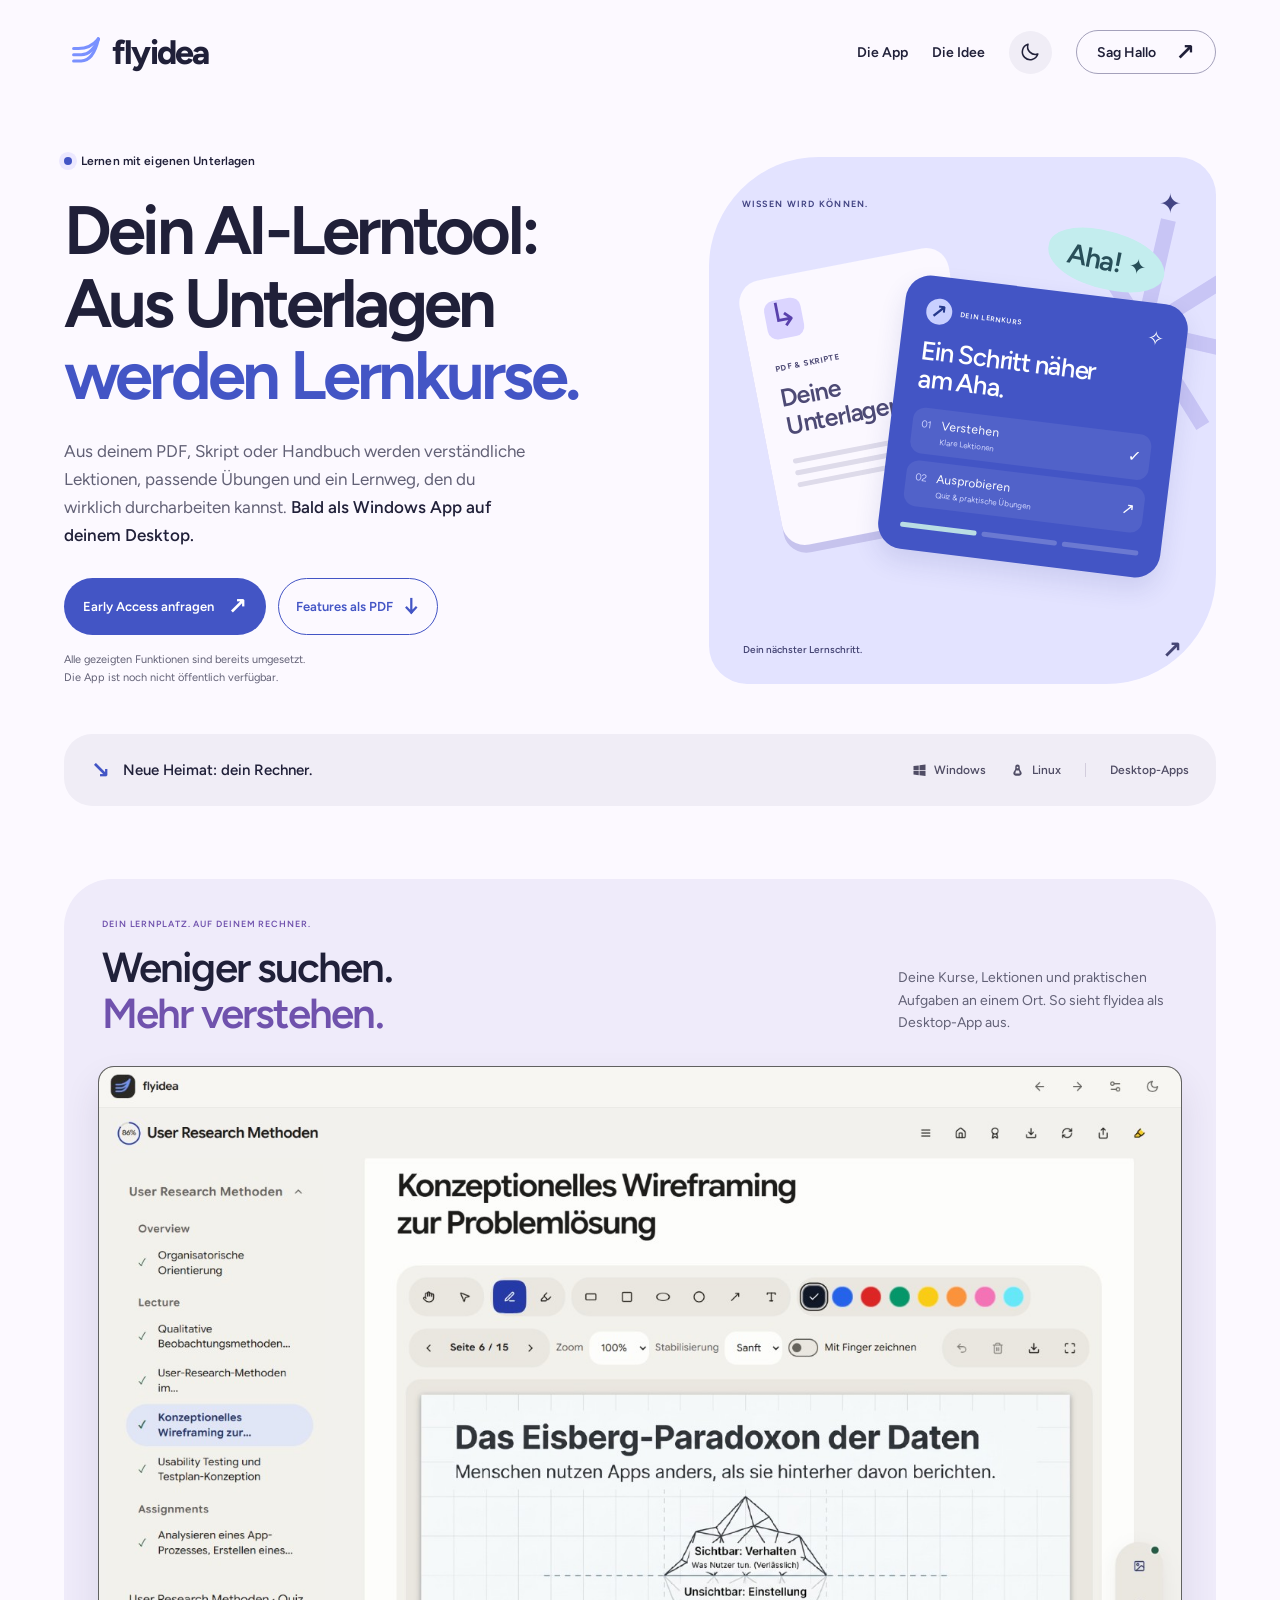
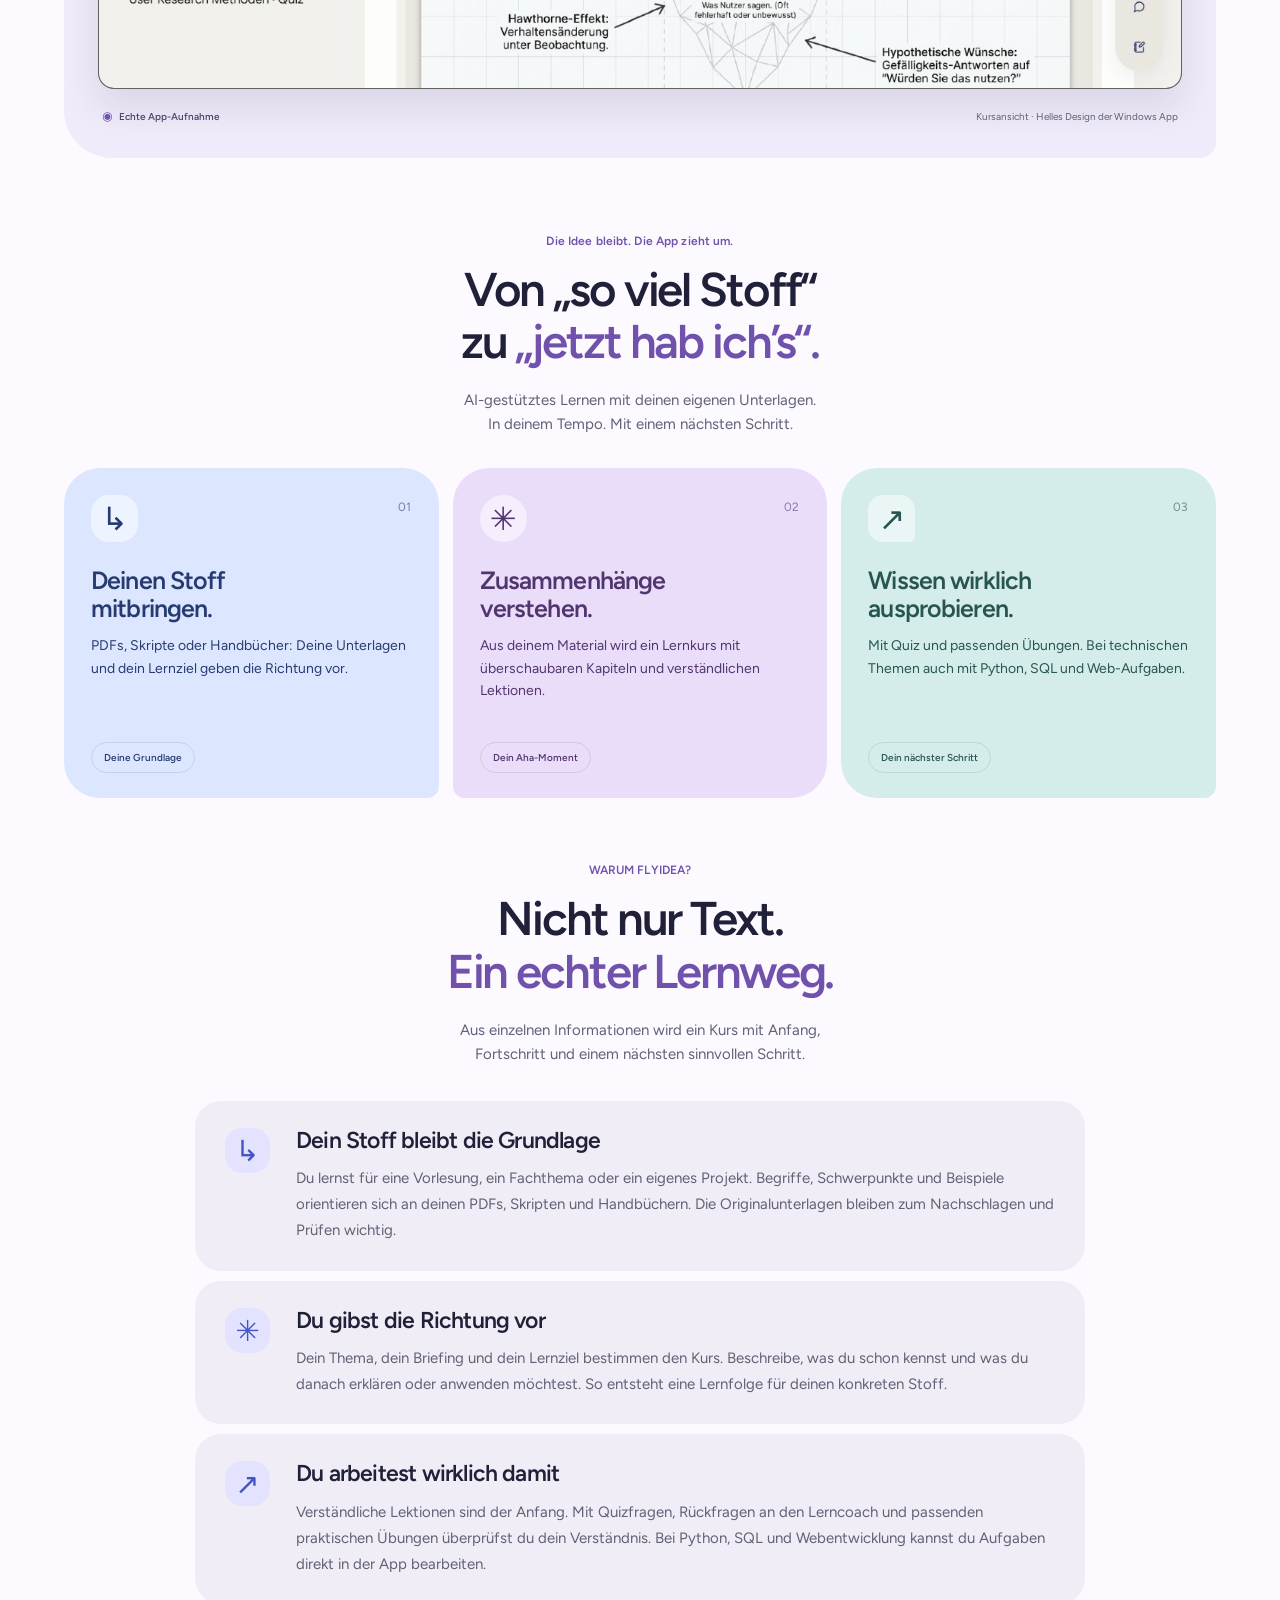
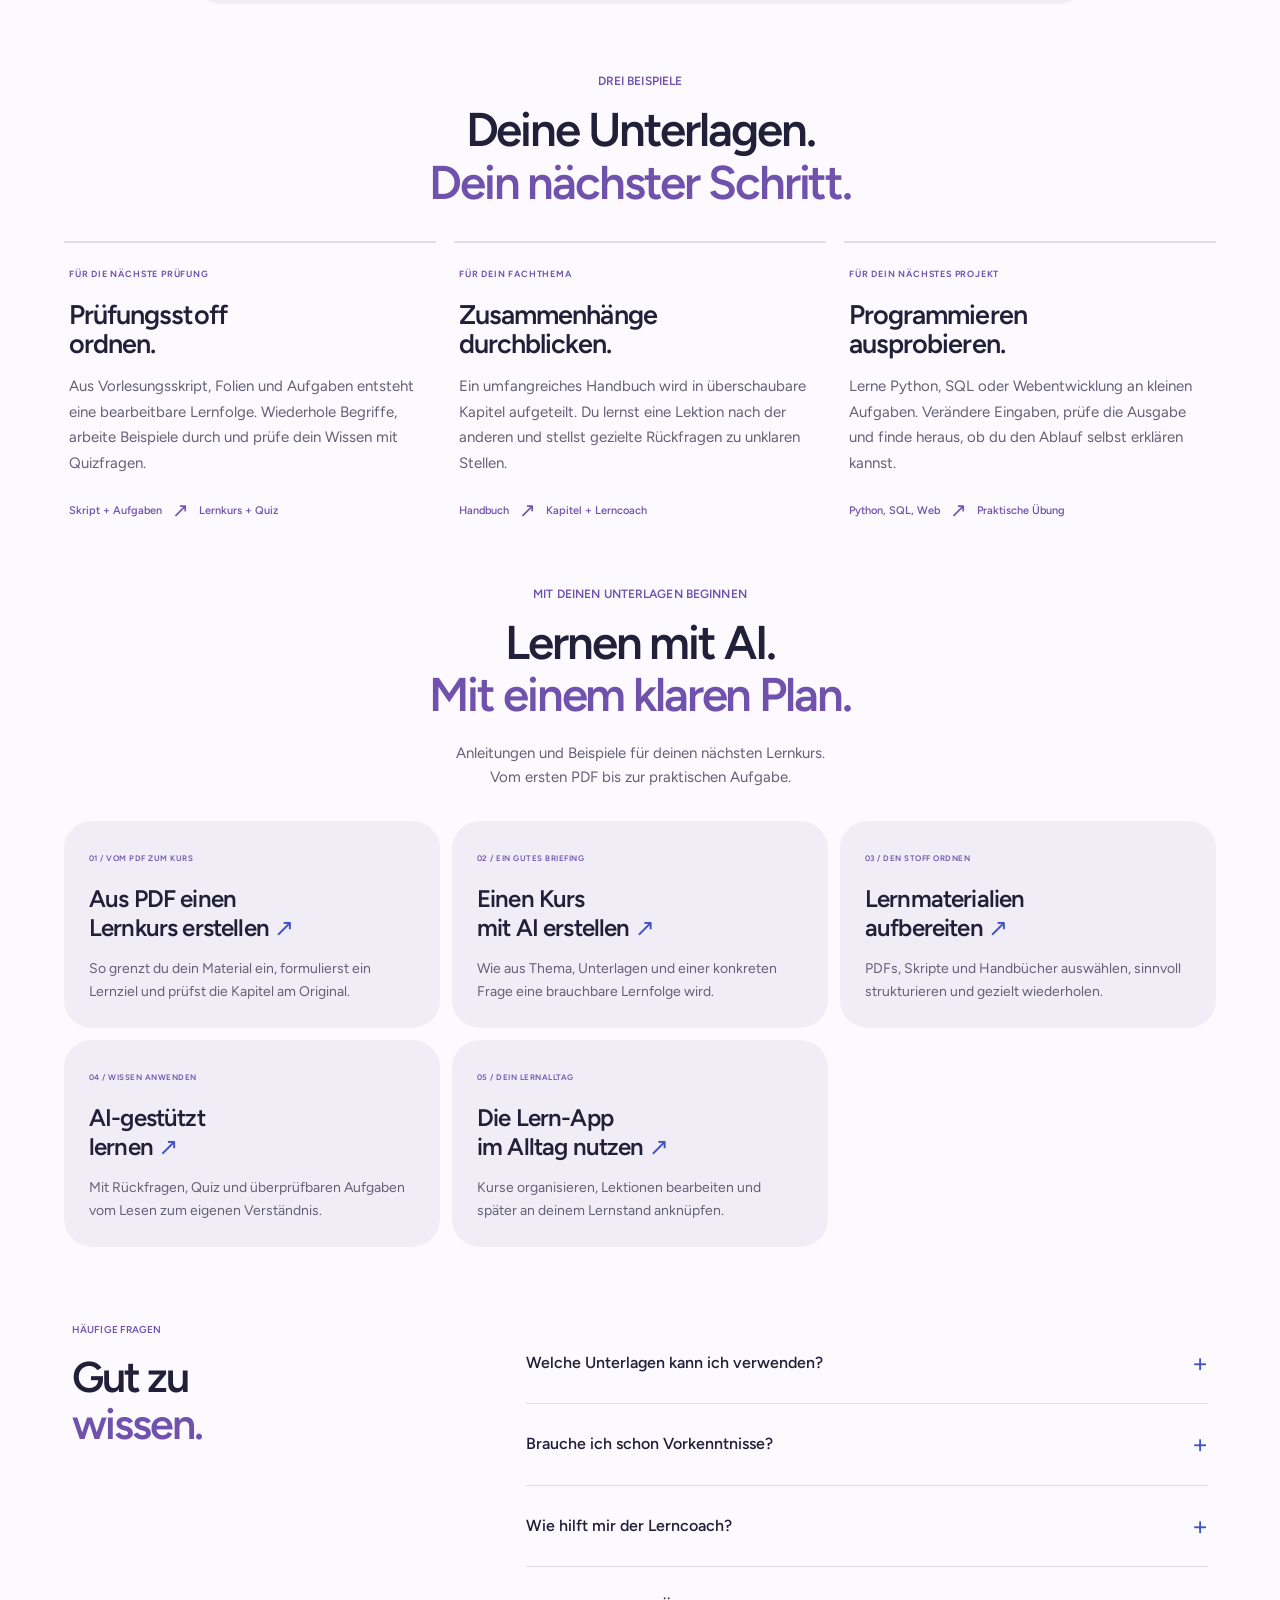
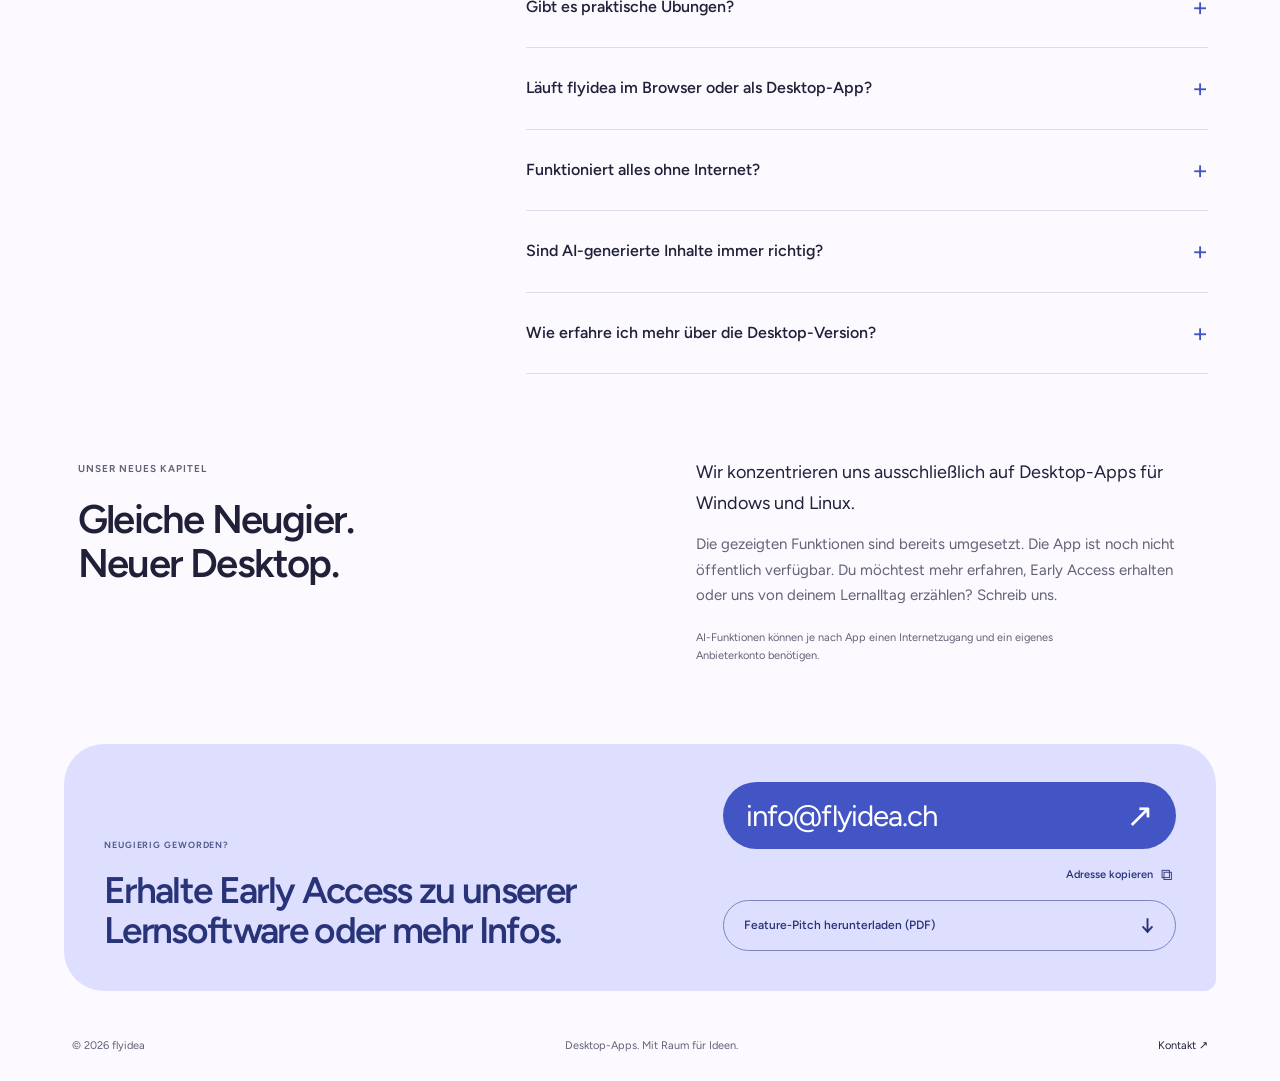
<file: index.html>
<!doctype html>
<html lang="de">
<head>
  <meta charset="utf-8">
  <meta name="viewport" content="width=device-width, initial-scale=1">
  <meta name="theme-color" content="#fcf9ff">
  <title>flyidea — Dein AI-Lerntool: Aus Unterlagen werden Lernkurse</title>
  <meta name="description" content="Dein AI-Lerntool für eigene Unterlagen: Aus PDFs und Skripten werden Lernkurse mit Lektionen, Quiz und Übungen. Bald als Desktop-App für Windows und Linux.">
  <link rel="canonical" href="https://flyidea.ch/">
  <link rel="icon" href="./assets/favicon.svg" type="image/svg+xml">
  <link rel="preload" href="./assets/figtree.woff2" as="font" type="font/woff2" crossorigin>
  <script src="./theme.js"></script>
  <link rel="stylesheet" href="./styles.css">
  <link rel="stylesheet" href="./content.css">
  <link rel="stylesheet" href="./themes.css">
  <meta property="og:type" content="website">
  <meta property="og:locale" content="de_DE">
  <meta property="og:site_name" content="flyidea">
  <meta property="og:title" content="Dein AI-Lerntool: Aus Unterlagen werden Lernkurse.">
  <meta property="og:description" content="Deine Unterlagen. Dein Lernkurs. Bald auf deinem Desktop. Interesse? <span data-email-address>E-Mail anzeigen</span>">
  <meta property="og:url" content="https://flyidea.ch/">
  <meta property="og:image" content="https://flyidea.ch/assets/flyidea-desktop-light.jpg">
<link rel="alternate" hreflang="de-CH" href="https://flyidea.ch/"><link rel="alternate" hreflang="de-DE" href="https://flyidea.de/">
<script type="application/ld+json">{"@context":"https://schema.org","@graph":[{"@type":"WebSite","name":"flyidea","url":"https://flyidea.ch/","inLanguage":"de","description":"AI-Lerntool für eigene Unterlagen und Lernkurse."},{"@type":"SoftwareApplication","name":"flyidea","applicationCategory":"EducationalApplication","operatingSystem":"Windows, Linux","description":"Desktop-App für AI-gestütztes Lernen mit eigenen Unterlagen, Lektionen und praktischen Übungen. Die nächste Version ist in Arbeit."}]}</script>
<script src="/contact.js" defer></script>
</head>
<body>
  <a class="skip" href="#inhalt">Zum Inhalt</a>
  <div class="page">
    <header class="header">
      <a class="wordmark" href="./" aria-label="flyidea Startseite"><img class="brand-symbol" src="./assets/wing.svg" width="44" height="44" alt="">flyidea</a>
      <nav aria-label="Hauptnavigation"><a class="nav-link" href="#app-vorschau">Die App</a><a class="nav-link" href="#idee">Die Idee</a><button class="theme-toggle" type="button" aria-label="Dunklen Modus aktivieren" aria-pressed="false"><svg class="moon" aria-hidden="true" viewBox="0 0 24 24"><path d="M20.5 14.2A8.5 8.5 0 0 1 9.8 3.5a8.6 8.6 0 1 0 10.7 10.7Z"/></svg><svg class="sun" aria-hidden="true" viewBox="0 0 24 24"><circle cx="12" cy="12" r="4"/><path d="M12 2v2m0 16v2M2 12h2m16 0h2M5 5l1.5 1.5m11 11L19 19M5 19l1.5-1.5m11-11L19 5"/></svg></button><a class="header-contact" href="/#kontakt" data-email-contact>Sag Hallo <span aria-hidden="true">↗</span></a></nav>
    </header>
    <main id="inhalt">
      <section class="hero" aria-labelledby="headline">
        <div class="hero-copy">
          <p class="eyebrow"><span class="status-light" aria-hidden="true"></span> Lernen mit eigenen Unterlagen</p>
          <h1 id="headline">Dein AI-Lerntool:<br>Aus Unterlagen<br><span>werden Lernkurse.</span></h1>
          <p class="intro">Aus deinem PDF, Skript oder Handbuch werden verständliche Lektionen, passende Übungen und ein Lernweg, den du wirklich durcharbeiten kannst. <strong>Bald als Windows App auf deinem Desktop.</strong></p>
          <div class="hero-actions">
            <a class="button" href="/#kontakt" data-email-contact data-email-subject="Early%20Access%20zu%20flyidea">Early Access anfragen <span aria-hidden="true">↗</span></a>
            <a class="button button-secondary" href="./assets/flyidea-feature-pitch.pdf" download="flyidea-feature-pitch.pdf">Features als PDF <span aria-hidden="true">↓</span></a>
          </div>
          <p class="availability">Alle gezeigten Funktionen sind bereits umgesetzt.<br>Die App ist noch nicht öffentlich verfügbar.</p>
        </div>
        <div class="hero-art" role="img" aria-label="Illustration der Idee: Aus deinen PDF-Unterlagen entsteht ein Lernkurs mit Lektionen und Übungen.">
          <div class="art-topline"><span>WISSEN WIRD KÖNNEN.</span><span aria-hidden="true">✦</span></div>
          <div class="art-flower" aria-hidden="true">✳</div>
          <div class="document"><span class="file-icon" aria-hidden="true">↳</span><span class="file-type">PDF & SKRIPTE</span><strong>Deine<br>Unterlagen.</strong><div class="document-lines" aria-hidden="true"><i></i><i></i><i></i></div></div>
          <div class="course"><div class="course-top"><span class="course-icon" aria-hidden="true">↗</span><span>DEIN LERNKURS</span><span aria-hidden="true">✧</span></div><strong>Ein Schritt näher<br>am Aha.</strong><div class="lesson"><span>01</span><div>Verstehen<small>Klare Lektionen</small></div><b aria-hidden="true">✓</b></div><div class="lesson"><span>02</span><div>Ausprobieren<small>Quiz & praktische Übungen</small></div><b aria-hidden="true">↗</b></div><div class="course-progress" aria-hidden="true"><i></i><i></i><i></i></div></div>
          <span class="aha-sticker">Aha!<span aria-hidden="true">✦</span></span>
          <div class="art-bottom"><span>Dein nächster Lernschritt.</span><span aria-hidden="true">↗</span></div>
        </div>
      </section>
      <div class="platform-strip"><span class="platform-label"><span aria-hidden="true">↘</span> Neue Heimat: dein Rechner.</span><div class="platforms"><span><svg aria-hidden="true" viewBox="0 0 20 20"><path d="M2 4.1 9 3.2v6H2zm8-1 8-1.1v7.2h-8zM2 10.2h7v6L2 15.3zm8 0h8v7.2l-8-1.1z"/></svg>Windows</span><span><svg aria-hidden="true" viewBox="0 0 20 20"><path d="M10 2a3 3 0 0 0-3 3v3c-.2 1.7-2.8 3.7-2.5 6.2.2 1.6 2 2.8 5.5 2.8s5.3-1.2 5.5-2.8C15.8 11.7 13.2 9.7 13 8V5a3 3 0 0 0-3-3Zm-1 3h2v2H9Zm-1 5h4l1 4H7Z"/></svg>Linux</span><span class="electron-label">Desktop-Apps</span></div></div>
      <section class="app-preview" id="app-vorschau" aria-labelledby="app-preview-title">
        <div class="app-preview-heading"><div><p class="eyebrow">DEIN LERNPLATZ. AUF DEINEM RECHNER.</p><h2 id="app-preview-title">Weniger suchen.<br><span>Mehr verstehen.</span></h2></div><p>Deine Kurse, Lektionen und praktischen Aufgaben an einem Ort. So sieht flyidea als Desktop-App aus.</p></div>
        <figure class="desktop-figure"><div class="desktop-window"><img src="./assets/flyidea-desktop-light.jpg" alt="Originalaufnahme der flyidea Windows App im hellen Design: links die Lektionen des Kurses User Research Methoden, rechts die geöffnete Lektion Konzeptionelles Wireframing zur Problemlösung." width="1422" height="817" loading="lazy"></div><figcaption><span class="preview-label"><span aria-hidden="true">◉</span> Echte App-Aufnahme</span><span>Kursansicht · Helles Design der Windows App</span></figcaption></figure>
      </section>
      <section class="learning" id="idee" aria-labelledby="learning-title">
        <div class="section-heading"><p class="eyebrow">Die Idee bleibt. Die App zieht um.</p><h2 id="learning-title">Von „so viel Stoff“<br>zu <span>„jetzt hab ich’s“.</span></h2><p>AI-gestütztes Lernen mit deinen eigenen Unterlagen.<br>In deinem Tempo. Mit einem nächsten Schritt.</p></div>
        <div class="steps"><article class="step step-one"><span class="step-icon" aria-hidden="true">↳</span><span class="step-number">01</span><h3>Deinen Stoff<br>mitbringen.</h3><p>PDFs, Skripte oder Handbücher: Deine Unterlagen und dein Lernziel geben die Richtung vor.</p><span class="step-tag">Deine Grundlage</span></article><article class="step step-two"><span class="step-icon" aria-hidden="true">✳</span><span class="step-number">02</span><h3>Zusammenhänge<br>verstehen.</h3><p>Aus deinem Material wird ein Lernkurs mit überschaubaren Kapiteln und verständlichen Lektionen.</p><span class="step-tag">Dein Aha-Moment</span></article><article class="step step-three"><span class="step-icon" aria-hidden="true">↗</span><span class="step-number">03</span><h3>Wissen wirklich<br>ausprobieren.</h3><p>Mit Quiz und passenden Übungen. Bei technischen Themen auch mit Python, SQL und Web-Aufgaben.</p><span class="step-tag">Dein nächster Schritt</span></article></div>
      </section>
      <section class="why" aria-labelledby="why-title">
        <div class="section-heading"><p class="eyebrow">WARUM FLYIDEA?</p><h2 id="why-title">Nicht nur Text.<br><span>Ein echter Lernweg.</span></h2><p>Aus einzelnen Informationen wird ein Kurs mit Anfang,<br>Fortschritt und einem nächsten sinnvollen Schritt.</p></div>
        <div class="why-list"><article><span aria-hidden="true">↳</span><div><h3>Dein Stoff bleibt die Grundlage</h3><p>Du lernst für eine Vorlesung, ein Fachthema oder ein eigenes Projekt. Begriffe, Schwerpunkte und Beispiele orientieren sich an deinen PDFs, Skripten und Handbüchern. Die Originalunterlagen bleiben zum Nachschlagen und Prüfen wichtig.</p></div></article><article><span aria-hidden="true">✳</span><div><h3>Du gibst die Richtung vor</h3><p>Dein Thema, dein Briefing und dein Lernziel bestimmen den Kurs. Beschreibe, was du schon kennst und was du danach erklären oder anwenden möchtest. So entsteht eine Lernfolge für deinen konkreten Stoff.</p></div></article><article><span aria-hidden="true">↗</span><div><h3>Du arbeitest wirklich damit</h3><p>Verständliche Lektionen sind der Anfang. Mit Quizfragen, Rückfragen an den Lerncoach und passenden praktischen Übungen überprüfst du dein Verständnis. Bei Python, SQL und Webentwicklung kannst du Aufgaben direkt in der App bearbeiten.</p></div></article></div>
      </section>
      <section class="usecases" aria-labelledby="usecase-title"><div class="section-heading"><p class="eyebrow">DREI BEISPIELE</p><h2 id="usecase-title">Deine Unterlagen.<br><span>Dein nächster Schritt.</span></h2></div><div class="cases"><article><span class="case-kind">FÜR DIE NÄCHSTE PRÜFUNG</span><h3>Prüfungsstoff<br>ordnen.</h3><p>Aus Vorlesungsskript, Folien und Aufgaben entsteht eine bearbeitbare Lernfolge. Wiederhole Begriffe, arbeite Beispiele durch und prüfe dein Wissen mit Quizfragen.</p><span class="case-equation">Skript + Aufgaben <b aria-hidden="true">↗</b> Lernkurs + Quiz</span></article><article><span class="case-kind">FÜR DEIN FACHTHEMA</span><h3>Zusammenhänge<br>durchblicken.</h3><p>Ein umfangreiches Handbuch wird in überschaubare Kapitel aufgeteilt. Du lernst eine Lektion nach der anderen und stellst gezielte Rückfragen zu unklaren Stellen.</p><span class="case-equation">Handbuch <b aria-hidden="true">↗</b> Kapitel + Lerncoach</span></article><article><span class="case-kind">FÜR DEIN NÄCHSTES PROJEKT</span><h3>Programmieren<br>ausprobieren.</h3><p>Lerne Python, SQL oder Webentwicklung an kleinen Aufgaben. Verändere Eingaben, prüfe die Ausgabe und finde heraus, ob du den Ablauf selbst erklären kannst.</p><span class="case-equation">Python, SQL, Web <b aria-hidden="true">↗</b> Praktische Übung</span></article></div></section>
      <section class="guides" aria-labelledby="guides-title"><div class="section-heading"><p class="eyebrow">MIT DEINEN UNTERLAGEN BEGINNEN</p><h2 id="guides-title">Lernen mit AI.<br><span>Mit einem klaren Plan.</span></h2><p>Anleitungen und Beispiele für deinen nächsten Lernkurs.<br>Vom ersten PDF bis zur praktischen Aufgabe.</p></div><div class="guide-grid"><a href="./pdf-in-kurs-umwandeln/"><span>01 / VOM PDF ZUM KURS</span><h3>Aus PDF einen<br>Lernkurs erstellen <b aria-hidden="true">↗</b></h3><p>So grenzt du dein Material ein, formulierst ein Lernziel und prüfst die Kapitel am Original.</p></a><a href="./ki-kurs-erstellen/"><span>02 / EIN GUTES BRIEFING</span><h3>Einen Kurs<br>mit AI erstellen <b aria-hidden="true">↗</b></h3><p>Wie aus Thema, Unterlagen und einer konkreten Frage eine brauchbare Lernfolge wird.</p></a><a href="./lernmaterialien-aufbereiten/"><span>03 / DEN STOFF ORDNEN</span><h3>Lernmaterialien<br>aufbereiten <b aria-hidden="true">↗</b></h3><p>PDFs, Skripte und Handbücher auswählen, sinnvoll strukturieren und gezielt wiederholen.</p></a><a href="./ki-gestuetztes-lernen/"><span>04 / WISSEN ANWENDEN</span><h3>AI-gestützt<br>lernen <b aria-hidden="true">↗</b></h3><p>Mit Rückfragen, Quiz und überprüfbaren Aufgaben vom Lesen zum eigenen Verständnis.</p></a><a href="./ki-lernplattform/"><span>05 / DEIN LERNALLTAG</span><h3>Die Lern-App<br>im Alltag nutzen <b aria-hidden="true">↗</b></h3><p>Kurse organisieren, Lektionen bearbeiten und später an deinem Lernstand anknüpfen.</p></a></div></section>
      <section class="faq" id="faq" aria-labelledby="faq-title"><div><p class="eyebrow">HÄUFIGE FRAGEN</p><h2 id="faq-title">Gut zu<br><span>wissen.</span></h2></div><div class="faq-list"><details><summary>Welche Unterlagen kann ich verwenden?</summary><p>PDFs, Skripte und Handbücher können die Grundlage für deinen Lernkurs bilden. Zusammengehörige Dateien lassen sich auch als ZIP bündeln. Beginne mit einem überschaubaren Thema und achte auf gut lesbaren Text. Die vollständige Erkennung von Handschrift, Scans oder komplexen Formeln ist nicht garantiert.</p></details><details><summary>Brauche ich schon Vorkenntnisse?</summary><p>Beschreibe im Briefing, was du bereits kennst und was du lernen möchtest. Du kannst mit Grundlagen beginnen oder einen Schwerpunkt setzen. Die AI erkennt deinen Wissensstand nicht zuverlässig von allein; deine Angaben und die Prüfung am Original bleiben wichtig.</p></details><details><summary>Wie hilft mir der Lerncoach?</summary><p>Du kannst gezielte Rückfragen zu deinem Kurs und deiner aktuellen Lektion stellen: etwa zu einem Fachbegriff, einem Rechenschritt oder einem Gegenbeispiel. Versuche anschließend, die Erklärung in eigenen Worten wiederzugeben und die Aufgabe selbst zu lösen.</p></details><details><summary>Gibt es praktische Übungen?</summary><p>Je nach Thema gibt es Quizfragen und passende Aufgaben. Bei technischen Themen unterstützt flyidea ausführbare Übungen zu Python, SQL und Webentwicklung. Für andere Fachgebiete helfen Verständnisfragen und der Vergleich mit deinen Unterlagen.</p></details><details><summary>Läuft flyidea im Browser oder als Desktop-App?</summary><p>Wir konzentrieren uns auf installierbare Desktop-Apps für Windows und Linux. Diese Website ist die Ankündigungsseite für die nächste Version. Wenn du die App ausprobieren möchtest, schreib uns an <a href="/#kontakt" data-email-contact><span data-email-address>E-Mail anzeigen</span></a>.</p></details><details><summary>Funktioniert alles ohne Internet?</summary><p>Gespeicherte Kursinhalte liegen in der Desktop-App lokal vor. Für AI-gestützte Kurserstellung, neue Antworten und andere Online-Funktionen brauchst du je nach Anbieter eine Internetverbindung und ein eigenes Anbieterkonto. „Desktop“ bedeutet deshalb nicht, dass jede Funktion offline arbeitet.</p></details><details><summary>Sind AI-generierte Inhalte immer richtig?</summary><p>AI kann Fehler machen oder Schwerpunkte falsch setzen. Vergleiche wichtige Aussagen, Begriffe und Formeln mit deinen Originalunterlagen. Prüfe dein Verständnis an Aufgaben. Ein erzeugter Lernkurs ersetzt keine fachliche Prüfung oder verbindlichen Vorgaben deiner Lehrveranstaltung.</p></details><details><summary>Wie erfahre ich mehr über die Desktop-Version?</summary><p>Schreib uns an <a href="/#kontakt" data-email-contact><span data-email-address>E-Mail anzeigen</span></a>. Erzähle kurz, womit du lernen möchtest und ob du Windows oder Linux nutzt. Wir melden uns persönlich bei dir.</p></details></div></section>
      <section class="direction" aria-labelledby="direction-title">
        <div class="direction-title"><span class="section-number">UNSER NEUES KAPITEL</span><h2 id="direction-title">Gleiche Neugier.<br>Neuer Desktop.</h2></div>
        <div class="direction-copy"><p>Wir konzentrieren uns ausschließlich auf Desktop-Apps für Windows und Linux.</p><p>Die gezeigten Funktionen sind bereits umgesetzt. Die App ist noch nicht öffentlich verfügbar. Du möchtest mehr erfahren, Early Access erhalten oder uns von deinem Lernalltag erzählen? Schreib uns.</p><p class="fine">AI-Funktionen können je nach App einen Internetzugang und ein eigenes Anbieterkonto benötigen.</p></div>
      </section>
      <section class="contact" id="kontakt" aria-labelledby="contact-title">
        <div><p class="section-number">NEUGIERIG GEWORDEN?</p><h2 id="contact-title">Erhalte Early Access zu unserer Lernsoftware oder mehr Infos.</h2></div>
        <div class="contact-actions"><a class="email" href="/#kontakt" data-email-contact data-email-subject="Early%20Access%20und%20Infos%20zu%20flyidea"><span><span data-email-address>E-Mail anzeigen</span></span><span class="email-arrow" aria-hidden="true">↗</span></a><div class="copy-row"><button class="copy-email" data-copy-email type="button" hidden>Adresse kopieren <span aria-hidden="true">⧉</span></button><span class="copy-status" role="status"></span></div><a class="download-link" href="./assets/flyidea-feature-pitch.pdf" download="flyidea-feature-pitch.pdf"><span>Feature-Pitch herunterladen (PDF)</span><span aria-hidden="true">↓</span></a><noscript><p>Kontakt: info [at] flyidea [punkt] ch</p></noscript></div>
      </section>
    </main>
    <footer><span>© 2026 flyidea</span><span>Desktop-Apps. Mit Raum für Ideen.</span><a href="/#kontakt" data-email-contact>Kontakt <span aria-hidden="true">↗</span></a></footer>
  </div>
</body>
</html>
</file>
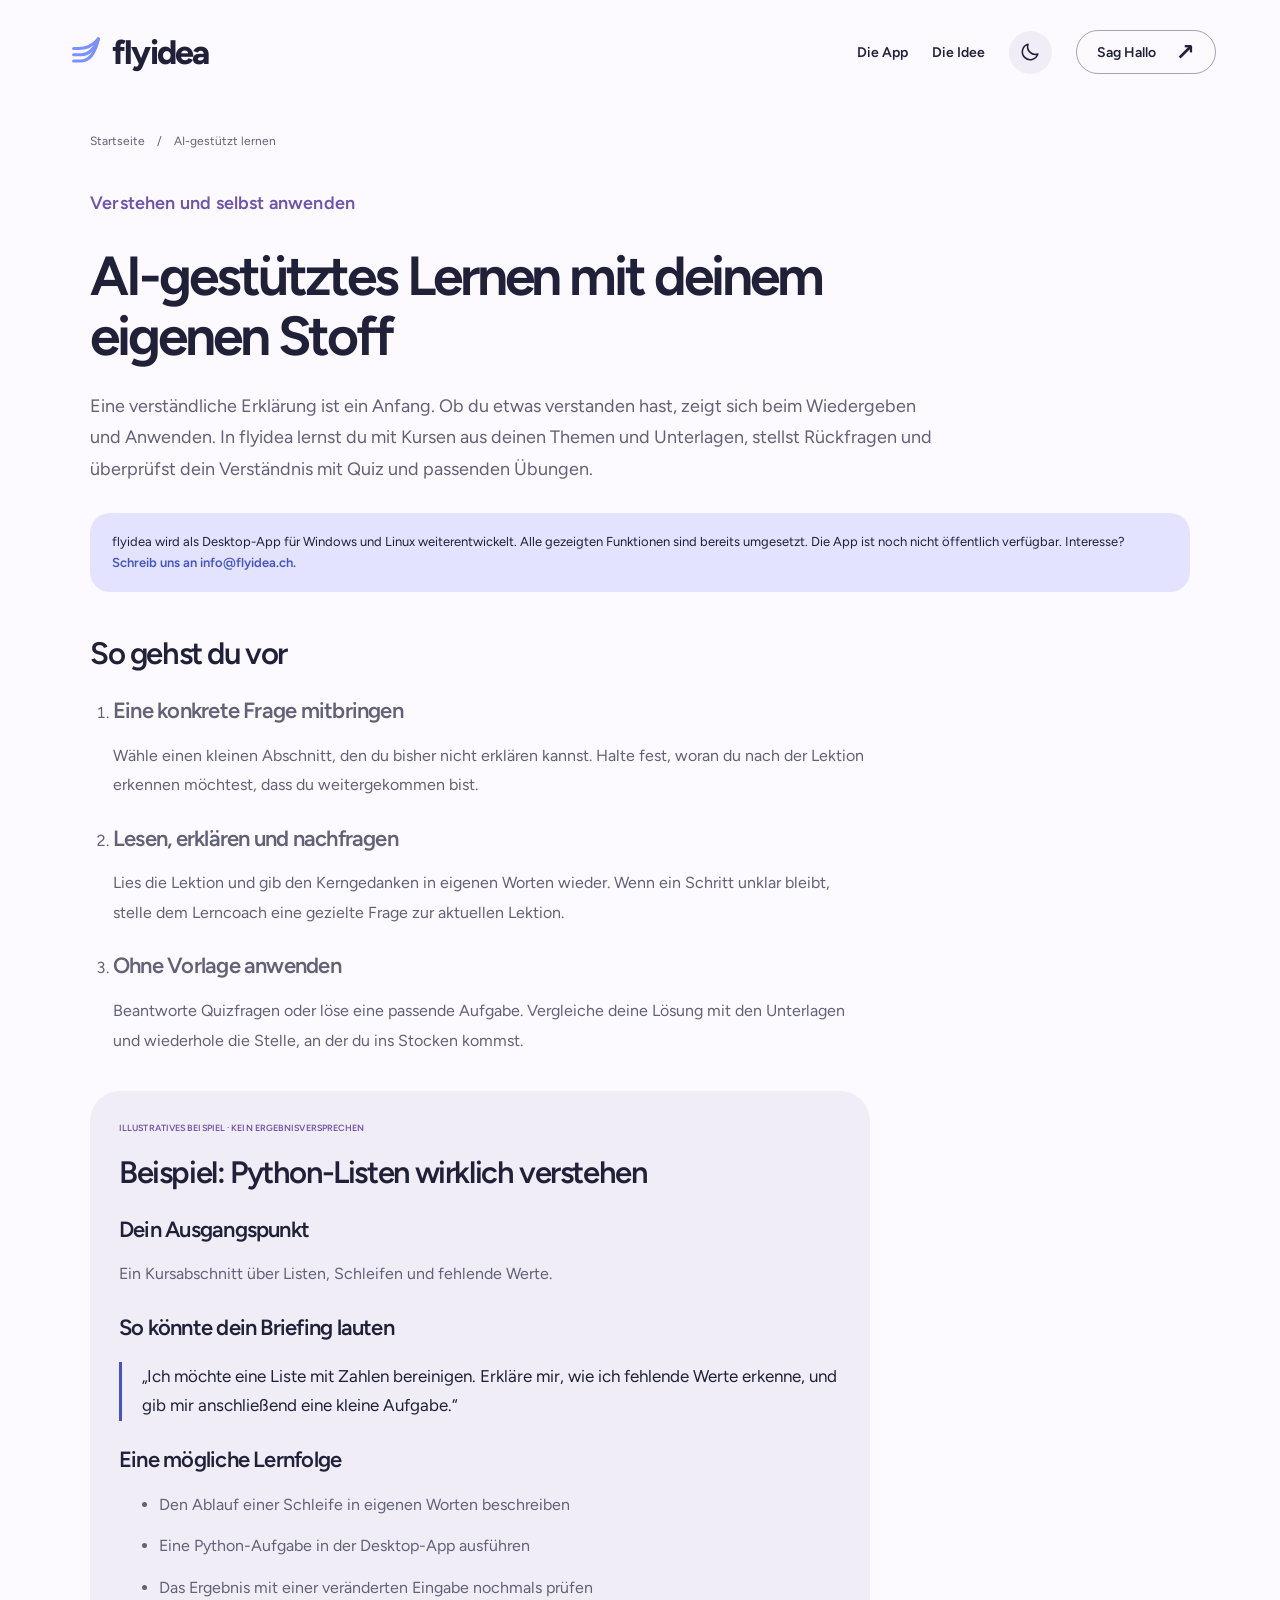
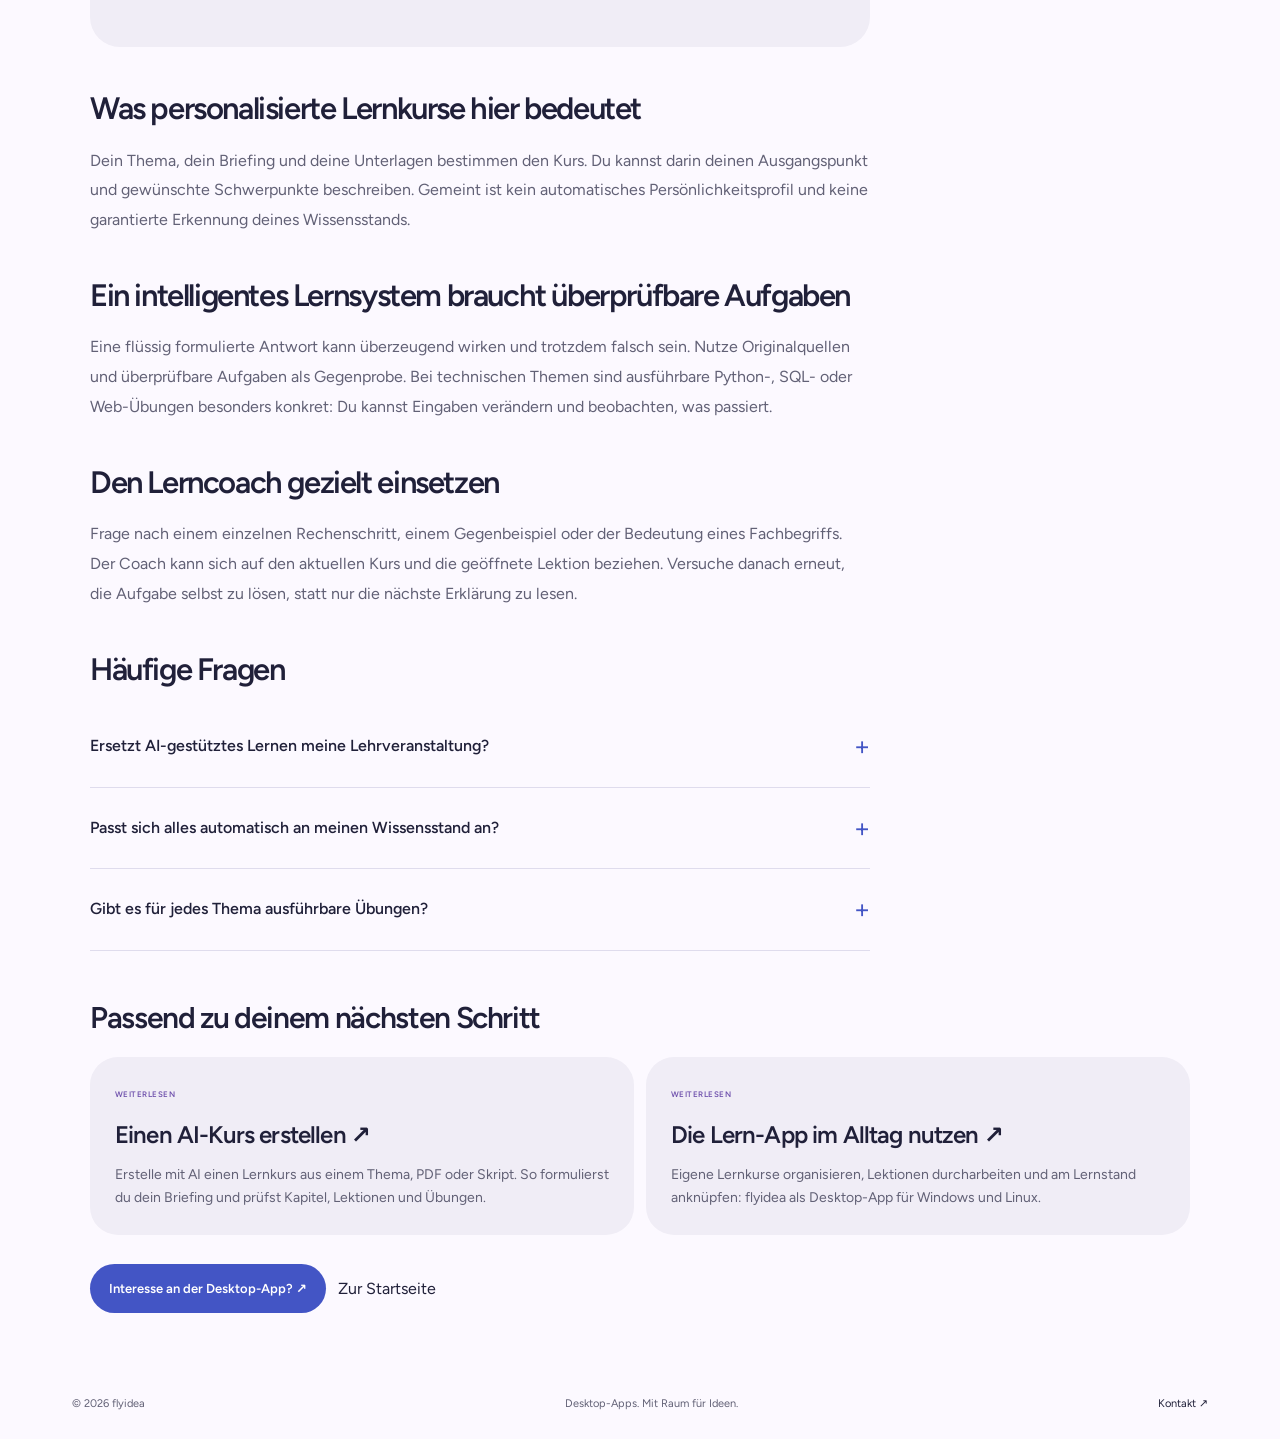
<file: ki-gestuetztes-lernen/index.html>
<!doctype html><html lang="de"><head><meta charset="utf-8"><meta name="viewport" content="width=device-width, initial-scale=1"><meta name="theme-color" content="#fcf9ff"><title>AI-gestütztes Lernen mit eigenen Unterlagen | flyidea</title><meta name="description" content="Nutze AI-gestütztes Lernen für deinen konkreten Stoff: Lektionen durcharbeiten, Rückfragen stellen und Wissen mit Quiz und praktischen Aufgaben prüfen."><link rel="canonical" href="https://flyidea.ch/ki-gestuetztes-lernen/"><link rel="alternate" hreflang="de-CH" href="https://flyidea.ch/ki-gestuetztes-lernen/"><link rel="alternate" hreflang="de-DE" href="https://flyidea.de/ki-gestuetztes-lernen/"><link rel="icon" href="/assets/favicon.svg" type="image/svg+xml"><script src="/theme.js"></script><link rel="stylesheet" href="/styles.css"><link rel="stylesheet" href="/content.css"><link rel="stylesheet" href="/themes.css"><meta property="og:type" content="article"><meta property="og:site_name" content="flyidea"><meta property="og:title" content="AI-gestütztes Lernen mit eigenen Unterlagen"><meta property="og:description" content="Nutze AI-gestütztes Lernen für deinen konkreten Stoff: Lektionen durcharbeiten, Rückfragen stellen und Wissen mit Quiz und praktischen Aufgaben prüfen."><meta property="og:url" content="https://flyidea.ch/ki-gestuetztes-lernen/"><script type="application/ld+json">{"@context":"https://schema.org","@type":"Article","headline":"AI-gestütztes Lernen mit deinem eigenen Stoff","description":"Nutze AI-gestütztes Lernen für deinen konkreten Stoff: Lektionen durcharbeiten, Rückfragen stellen und Wissen mit Quiz und praktischen Aufgaben prüfen.","inLanguage":"de","mainEntityOfPage":"https://flyidea.ch/ki-gestuetztes-lernen/","author":{"@type":"Organization","name":"flyidea","url":"https://flyidea.ch/"}}</script><script src="/contact.js" defer></script>
</head><body><a class="skip" href="#inhalt">Zum Inhalt</a><div class="page"><header class="header">
      <a class="wordmark" href="/" aria-label="flyidea Startseite"><img class="brand-symbol" src="/assets/wing.svg" width="44" height="44" alt="">flyidea</a>
      <nav aria-label="Hauptnavigation"><a class="nav-link" href="/#app-vorschau">Die App</a><a class="nav-link" href="/#idee">Die Idee</a><button class="theme-toggle" type="button" aria-label="Dunklen Modus aktivieren" aria-pressed="false"><svg class="moon" aria-hidden="true" viewBox="0 0 24 24"><path d="M20.5 14.2A8.5 8.5 0 0 1 9.8 3.5a8.6 8.6 0 1 0 10.7 10.7Z"/></svg><svg class="sun" aria-hidden="true" viewBox="0 0 24 24"><circle cx="12" cy="12" r="4"/><path d="M12 2v2m0 16v2M2 12h2m16 0h2M5 5l1.5 1.5m11 11L19 19M5 19l1.5-1.5m11-11L19 5"/></svg></button><a class="header-contact" href="/#kontakt" data-email-contact>Sag Hallo <span aria-hidden="true">↗</span></a></nav>
    </header><main class="article-page" id="inhalt"><nav class="breadcrumbs" aria-label="Brotkrümelnavigation"><a href="/">Startseite</a><span aria-hidden="true">/</span><span aria-current="page">AI-gestützt lernen</span></nav><article><div class="article-intro"><p class="eyebrow">Verstehen und selbst anwenden</p><h1>AI-gestütztes Lernen mit deinem eigenen Stoff</h1><p>Eine verständliche Erklärung ist ein Anfang. Ob du etwas verstanden hast, zeigt sich beim Wiedergeben und Anwenden. In flyidea lernst du mit Kursen aus deinen Themen und Unterlagen, stellst Rückfragen und überprüfst dein Verständnis mit Quiz und passenden Übungen.</p></div><p class="article-notice">flyidea wird als Desktop-App für Windows und Linux weiterentwickelt. Alle gezeigten Funktionen sind bereits umgesetzt. Die App ist noch nicht öffentlich verfügbar. Interesse? <a href="/#kontakt" data-email-contact>Schreib uns an <span data-email-address>E-Mail anzeigen</span>.</a></p><div class="article-body"><section><h2>So gehst du vor</h2><ol><li><h3>Eine konkrete Frage mitbringen</h3><p>Wähle einen kleinen Abschnitt, den du bisher nicht erklären kannst. Halte fest, woran du nach der Lektion erkennen möchtest, dass du weitergekommen bist.</p></li><li><h3>Lesen, erklären und nachfragen</h3><p>Lies die Lektion und gib den Kerngedanken in eigenen Worten wieder. Wenn ein Schritt unklar bleibt, stelle dem Lerncoach eine gezielte Frage zur aktuellen Lektion.</p></li><li><h3>Ohne Vorlage anwenden</h3><p>Beantworte Quizfragen oder löse eine passende Aufgabe. Vergleiche deine Lösung mit den Unterlagen und wiederhole die Stelle, an der du ins Stocken kommst.</p></li></ol></section><aside class="article-example" aria-label="Veranschaulichendes Lernbeispiel"><p class="eyebrow">ILLUSTRATIVES BEISPIEL · KEIN ERGEBNISVERSPRECHEN</p><h2>Beispiel: Python-Listen wirklich verstehen</h2><h3>Dein Ausgangspunkt</h3><p>Ein Kursabschnitt über Listen, Schleifen und fehlende Werte.</p><h3>So könnte dein Briefing lauten</h3><blockquote>„Ich möchte eine Liste mit Zahlen bereinigen. Erkläre mir, wie ich fehlende Werte erkenne, und gib mir anschließend eine kleine Aufgabe.“</blockquote><h3>Eine mögliche Lernfolge</h3><ul><li>Den Ablauf einer Schleife in eigenen Worten beschreiben</li><li>Eine Python-Aufgabe in der Desktop-App ausführen</li><li>Das Ergebnis mit einer veränderten Eingabe nochmals prüfen</li></ul></aside><section><h2>Was personalisierte Lernkurse hier bedeutet</h2><p>Dein Thema, dein Briefing und deine Unterlagen bestimmen den Kurs. Du kannst darin deinen Ausgangspunkt und gewünschte Schwerpunkte beschreiben. Gemeint ist kein automatisches Persönlichkeitsprofil und keine garantierte Erkennung deines Wissensstands.</p></section>
<section><h2>Ein intelligentes Lernsystem braucht überprüfbare Aufgaben</h2><p>Eine flüssig formulierte Antwort kann überzeugend wirken und trotzdem falsch sein. Nutze Originalquellen und überprüfbare Aufgaben als Gegenprobe. Bei technischen Themen sind ausführbare Python-, SQL- oder Web-Übungen besonders konkret: Du kannst Eingaben verändern und beobachten, was passiert.</p></section>
<section><h2>Den Lerncoach gezielt einsetzen</h2><p>Frage nach einem einzelnen Rechenschritt, einem Gegenbeispiel oder der Bedeutung eines Fachbegriffs. Der Coach kann sich auf den aktuellen Kurs und die geöffnete Lektion beziehen. Versuche danach erneut, die Aufgabe selbst zu lösen, statt nur die nächste Erklärung zu lesen.</p></section><section><h2>Häufige Fragen</h2><div class="faq-list"><details><summary>Ersetzt AI-gestütztes Lernen meine Lehrveranstaltung?</summary><p>Nein. Kursvorgaben, Originalunterlagen und fachliche Rückmeldungen bleiben wichtig. flyidea unterstützt deine eigene Auseinandersetzung mit dem Stoff.</p></details><details><summary>Passt sich alles automatisch an meinen Wissensstand an?</summary><p>Der Kurs orientiert sich an deinen Angaben und Unterlagen. Verlass dich nicht darauf, dass die AI Wissenslücken zuverlässig erkennt. Beschreibe konkret, was du üben möchtest.</p></details><details><summary>Gibt es für jedes Thema ausführbare Übungen?</summary><p>Nein. Ausführbare Aufgaben passen vor allem zu technischen Themen wie Python, SQL und Webentwicklung. Bei anderen Themen kannst du Verständnisfragen und Quiz nutzen.</p></details></div></section></div><section class="article-related"><h2>Passend zu deinem nächsten Schritt</h2><div class="guide-grid"><a href="/ki-kurs-erstellen/"><span>WEITERLESEN</span><h3>Einen AI-Kurs erstellen ↗</h3><p>Erstelle mit AI einen Lernkurs aus einem Thema, PDF oder Skript. So formulierst du dein Briefing und prüfst Kapitel, Lektionen und Übungen.</p></a><a href="/ki-lernplattform/"><span>WEITERLESEN</span><h3>Die Lern-App im Alltag nutzen ↗</h3><p>Eigene Lernkurse organisieren, Lektionen durcharbeiten und am Lernstand anknüpfen: flyidea als Desktop-App für Windows und Linux.</p></a></div></section><div class="hero-actions"><a class="button" href="/#kontakt" data-email-contact data-email-subject="Interesse%20an%20flyidea">Interesse an der Desktop-App? ↗</a><a href="/">Zur Startseite</a></div></article></main><footer><span>© 2026 flyidea</span><span>Desktop-Apps. Mit Raum für Ideen.</span><a href="/#kontakt" data-email-contact>Kontakt <span aria-hidden="true">↗</span></a></footer></div></body></html>
</file>
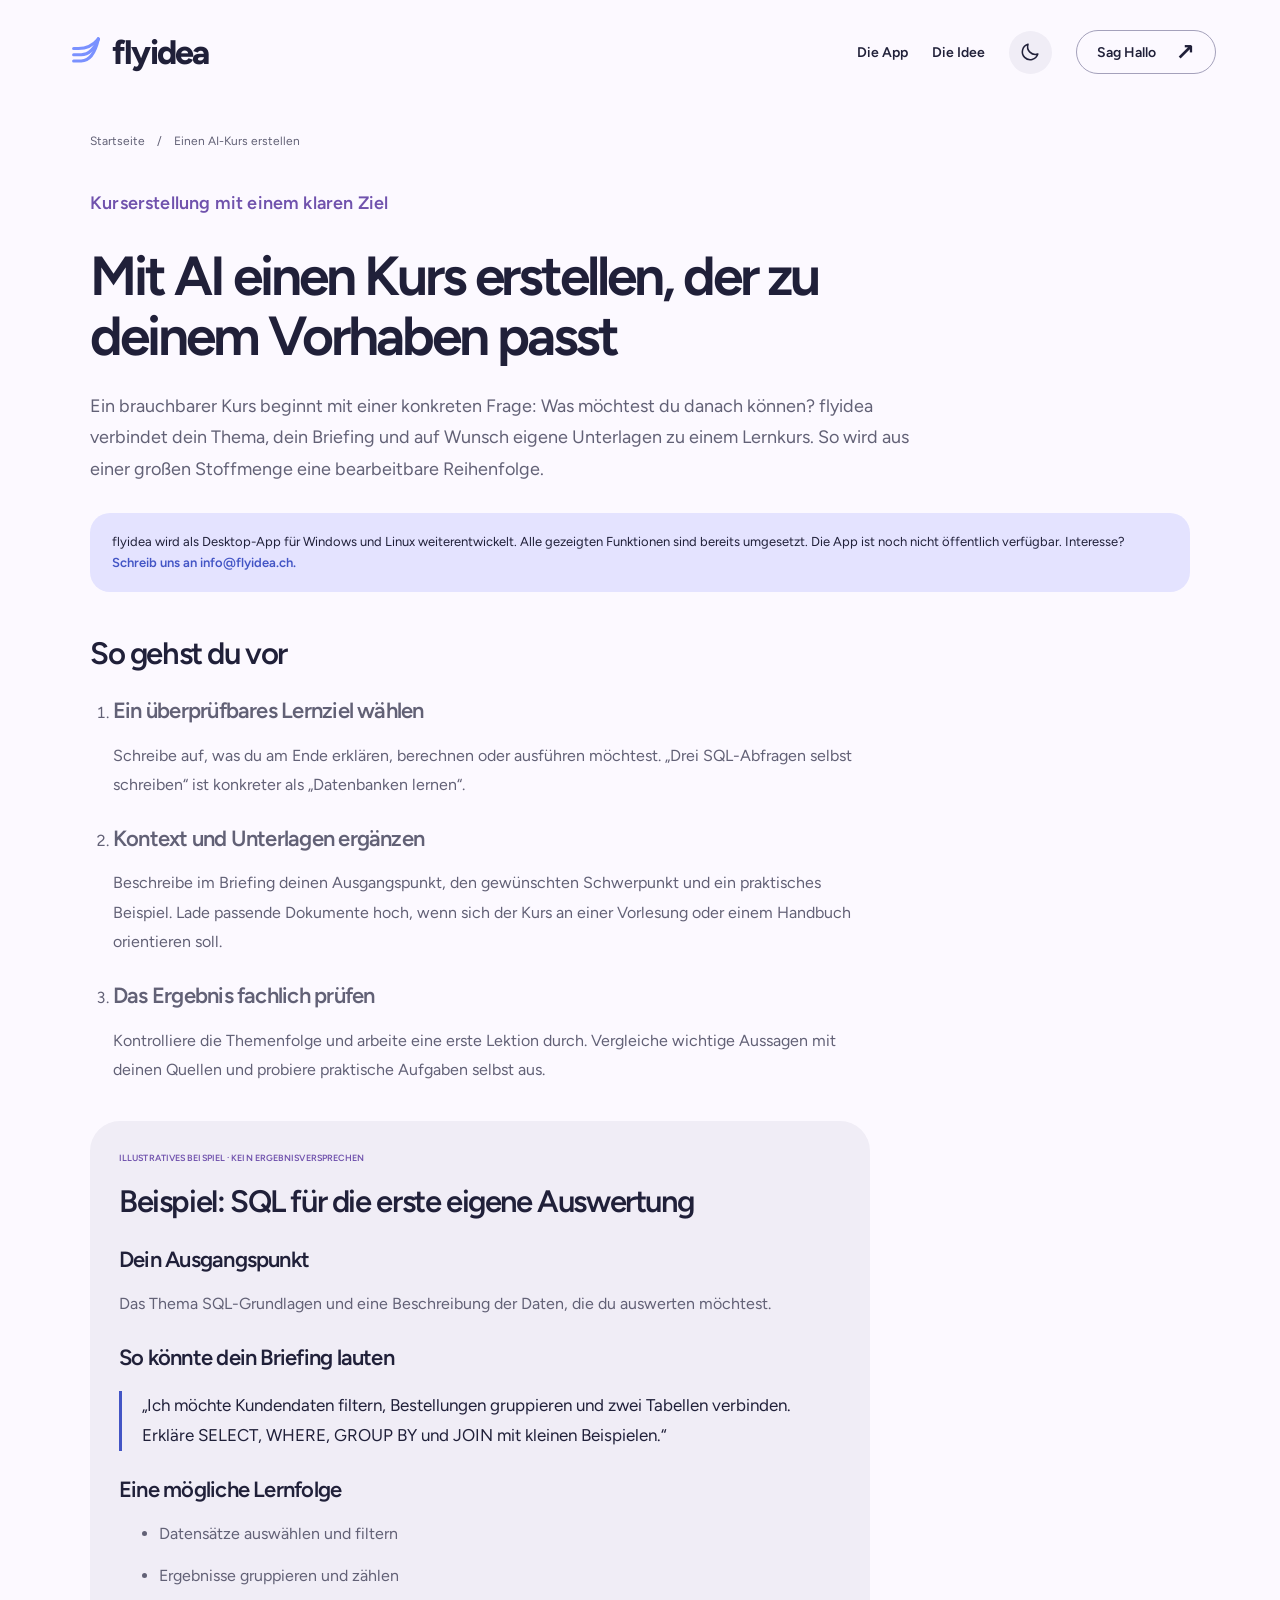
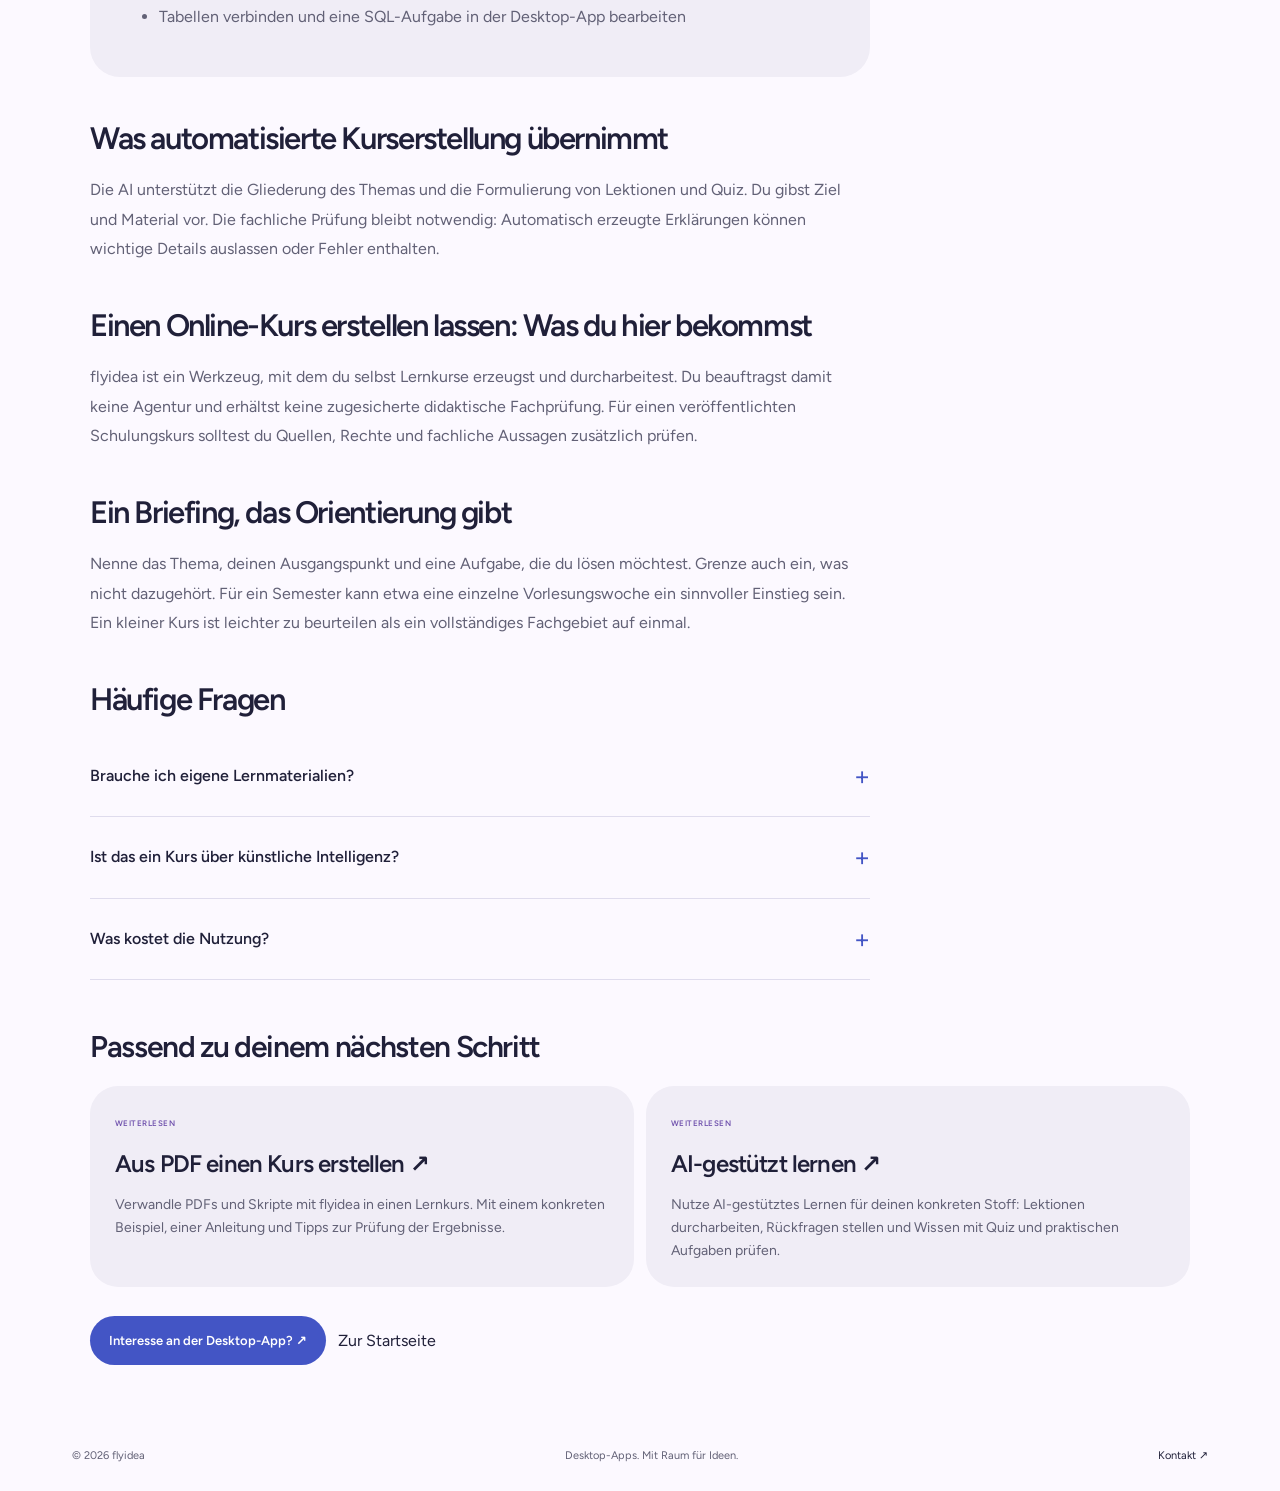
<file: ki-kurs-erstellen/index.html>
<!doctype html><html lang="de"><head><meta charset="utf-8"><meta name="viewport" content="width=device-width, initial-scale=1"><meta name="theme-color" content="#fcf9ff"><title>AI Kurs erstellen aus Thema und Unterlagen | flyidea</title><meta name="description" content="Erstelle mit AI einen Lernkurs aus einem Thema, PDF oder Skript. So formulierst du dein Briefing und prüfst Kapitel, Lektionen und Übungen."><link rel="canonical" href="https://flyidea.ch/ki-kurs-erstellen/"><link rel="alternate" hreflang="de-CH" href="https://flyidea.ch/ki-kurs-erstellen/"><link rel="alternate" hreflang="de-DE" href="https://flyidea.de/ki-kurs-erstellen/"><link rel="icon" href="/assets/favicon.svg" type="image/svg+xml"><script src="/theme.js"></script><link rel="stylesheet" href="/styles.css"><link rel="stylesheet" href="/content.css"><link rel="stylesheet" href="/themes.css"><meta property="og:type" content="article"><meta property="og:site_name" content="flyidea"><meta property="og:title" content="AI Kurs erstellen aus Thema und Unterlagen"><meta property="og:description" content="Erstelle mit AI einen Lernkurs aus einem Thema, PDF oder Skript. So formulierst du dein Briefing und prüfst Kapitel, Lektionen und Übungen."><meta property="og:url" content="https://flyidea.ch/ki-kurs-erstellen/"><script type="application/ld+json">{"@context":"https://schema.org","@type":"Article","headline":"Mit AI einen Kurs erstellen, der zu deinem Vorhaben passt","description":"Erstelle mit AI einen Lernkurs aus einem Thema, PDF oder Skript. So formulierst du dein Briefing und prüfst Kapitel, Lektionen und Übungen.","inLanguage":"de","mainEntityOfPage":"https://flyidea.ch/ki-kurs-erstellen/","author":{"@type":"Organization","name":"flyidea","url":"https://flyidea.ch/"}}</script><script src="/contact.js" defer></script>
</head><body><a class="skip" href="#inhalt">Zum Inhalt</a><div class="page"><header class="header">
      <a class="wordmark" href="/" aria-label="flyidea Startseite"><img class="brand-symbol" src="/assets/wing.svg" width="44" height="44" alt="">flyidea</a>
      <nav aria-label="Hauptnavigation"><a class="nav-link" href="/#app-vorschau">Die App</a><a class="nav-link" href="/#idee">Die Idee</a><button class="theme-toggle" type="button" aria-label="Dunklen Modus aktivieren" aria-pressed="false"><svg class="moon" aria-hidden="true" viewBox="0 0 24 24"><path d="M20.5 14.2A8.5 8.5 0 0 1 9.8 3.5a8.6 8.6 0 1 0 10.7 10.7Z"/></svg><svg class="sun" aria-hidden="true" viewBox="0 0 24 24"><circle cx="12" cy="12" r="4"/><path d="M12 2v2m0 16v2M2 12h2m16 0h2M5 5l1.5 1.5m11 11L19 19M5 19l1.5-1.5m11-11L19 5"/></svg></button><a class="header-contact" href="/#kontakt" data-email-contact>Sag Hallo <span aria-hidden="true">↗</span></a></nav>
    </header><main class="article-page" id="inhalt"><nav class="breadcrumbs" aria-label="Brotkrümelnavigation"><a href="/">Startseite</a><span aria-hidden="true">/</span><span aria-current="page">Einen AI-Kurs erstellen</span></nav><article><div class="article-intro"><p class="eyebrow">Kurserstellung mit einem klaren Ziel</p><h1>Mit AI einen Kurs erstellen, der zu deinem Vorhaben passt</h1><p>Ein brauchbarer Kurs beginnt mit einer konkreten Frage: Was möchtest du danach können? flyidea verbindet dein Thema, dein Briefing und auf Wunsch eigene Unterlagen zu einem Lernkurs. So wird aus einer großen Stoffmenge eine bearbeitbare Reihenfolge.</p></div><p class="article-notice">flyidea wird als Desktop-App für Windows und Linux weiterentwickelt. Alle gezeigten Funktionen sind bereits umgesetzt. Die App ist noch nicht öffentlich verfügbar. Interesse? <a href="/#kontakt" data-email-contact>Schreib uns an <span data-email-address>E-Mail anzeigen</span>.</a></p><div class="article-body"><section><h2>So gehst du vor</h2><ol><li><h3>Ein überprüfbares Lernziel wählen</h3><p>Schreibe auf, was du am Ende erklären, berechnen oder ausführen möchtest. „Drei SQL-Abfragen selbst schreiben“ ist konkreter als „Datenbanken lernen“.</p></li><li><h3>Kontext und Unterlagen ergänzen</h3><p>Beschreibe im Briefing deinen Ausgangspunkt, den gewünschten Schwerpunkt und ein praktisches Beispiel. Lade passende Dokumente hoch, wenn sich der Kurs an einer Vorlesung oder einem Handbuch orientieren soll.</p></li><li><h3>Das Ergebnis fachlich prüfen</h3><p>Kontrolliere die Themenfolge und arbeite eine erste Lektion durch. Vergleiche wichtige Aussagen mit deinen Quellen und probiere praktische Aufgaben selbst aus.</p></li></ol></section><aside class="article-example" aria-label="Veranschaulichendes Lernbeispiel"><p class="eyebrow">ILLUSTRATIVES BEISPIEL · KEIN ERGEBNISVERSPRECHEN</p><h2>Beispiel: SQL für die erste eigene Auswertung</h2><h3>Dein Ausgangspunkt</h3><p>Das Thema SQL-Grundlagen und eine Beschreibung der Daten, die du auswerten möchtest.</p><h3>So könnte dein Briefing lauten</h3><blockquote>„Ich möchte Kundendaten filtern, Bestellungen gruppieren und zwei Tabellen verbinden. Erkläre SELECT, WHERE, GROUP BY und JOIN mit kleinen Beispielen.“</blockquote><h3>Eine mögliche Lernfolge</h3><ul><li>Datensätze auswählen und filtern</li><li>Ergebnisse gruppieren und zählen</li><li>Tabellen verbinden und eine SQL-Aufgabe in der Desktop-App bearbeiten</li></ul></aside><section><h2>Was automatisierte Kurserstellung übernimmt</h2><p>Die AI unterstützt die Gliederung des Themas und die Formulierung von Lektionen und Quiz. Du gibst Ziel und Material vor. Die fachliche Prüfung bleibt notwendig: Automatisch erzeugte Erklärungen können wichtige Details auslassen oder Fehler enthalten.</p></section>
<section><h2>Einen Online-Kurs erstellen lassen: Was du hier bekommst</h2><p>flyidea ist ein Werkzeug, mit dem du selbst Lernkurse erzeugst und durcharbeitest. Du beauftragst damit keine Agentur und erhältst keine zugesicherte didaktische Fachprüfung. Für einen veröffentlichten Schulungskurs solltest du Quellen, Rechte und fachliche Aussagen zusätzlich prüfen.</p></section>
<section><h2>Ein Briefing, das Orientierung gibt</h2><p>Nenne das Thema, deinen Ausgangspunkt und eine Aufgabe, die du lösen möchtest. Grenze auch ein, was nicht dazugehört. Für ein Semester kann etwa eine einzelne Vorlesungswoche ein sinnvoller Einstieg sein. Ein kleiner Kurs ist leichter zu beurteilen als ein vollständiges Fachgebiet auf einmal.</p></section><section><h2>Häufige Fragen</h2><div class="faq-list"><details><summary>Brauche ich eigene Lernmaterialien?</summary><p>Nein. Ein Thema und ein Briefing reichen für den Einstieg. Dokumente sind sinnvoll, wenn der Kurs bestimmte Begriffe, Inhalte oder Schwerpunkte abdecken soll.</p></details><details><summary>Ist das ein Kurs über künstliche Intelligenz?</summary><p>Nicht zwingend. „AI-Kurs erstellen“ bedeutet hier, dass künstliche Intelligenz die Erstellung unterstützt. Das Thema des Kurses bestimmst du.</p></details><details><summary>Was kostet die Nutzung?</summary><p>Während der Aufbauphase kannst du flyidea kostenlos und ohne Kreditkarte nutzen. Daraus folgt keine Zusage, dass jedes zukünftige Angebot kostenlos bleibt.</p></details></div></section></div><section class="article-related"><h2>Passend zu deinem nächsten Schritt</h2><div class="guide-grid"><a href="/pdf-in-kurs-umwandeln/"><span>WEITERLESEN</span><h3>Aus PDF einen Kurs erstellen ↗</h3><p>Verwandle PDFs und Skripte mit flyidea in einen Lernkurs. Mit einem konkreten Beispiel, einer Anleitung und Tipps zur Prüfung der Ergebnisse.</p></a><a href="/ki-gestuetztes-lernen/"><span>WEITERLESEN</span><h3>AI-gestützt lernen ↗</h3><p>Nutze AI-gestütztes Lernen für deinen konkreten Stoff: Lektionen durcharbeiten, Rückfragen stellen und Wissen mit Quiz und praktischen Aufgaben prüfen.</p></a></div></section><div class="hero-actions"><a class="button" href="/#kontakt" data-email-contact data-email-subject="Interesse%20an%20flyidea">Interesse an der Desktop-App? ↗</a><a href="/">Zur Startseite</a></div></article></main><footer><span>© 2026 flyidea</span><span>Desktop-Apps. Mit Raum für Ideen.</span><a href="/#kontakt" data-email-contact>Kontakt <span aria-hidden="true">↗</span></a></footer></div></body></html>
</file>
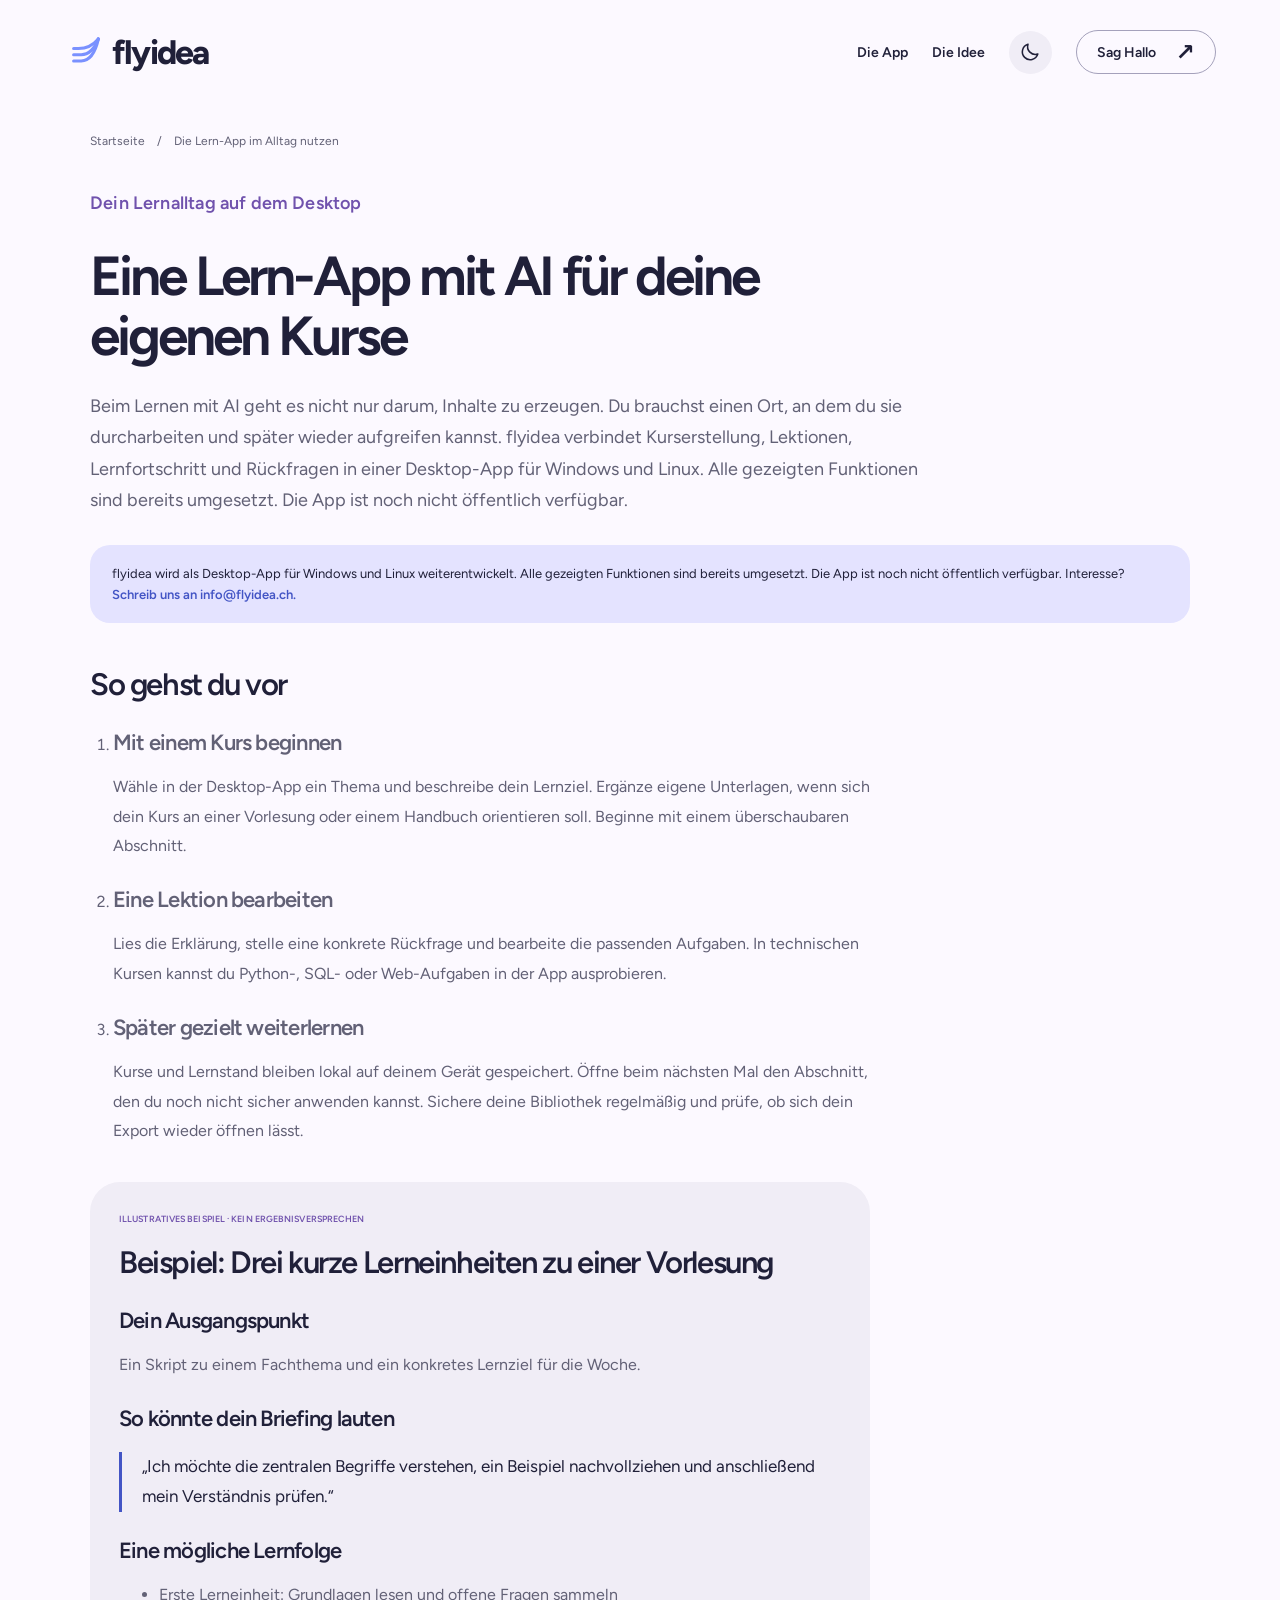
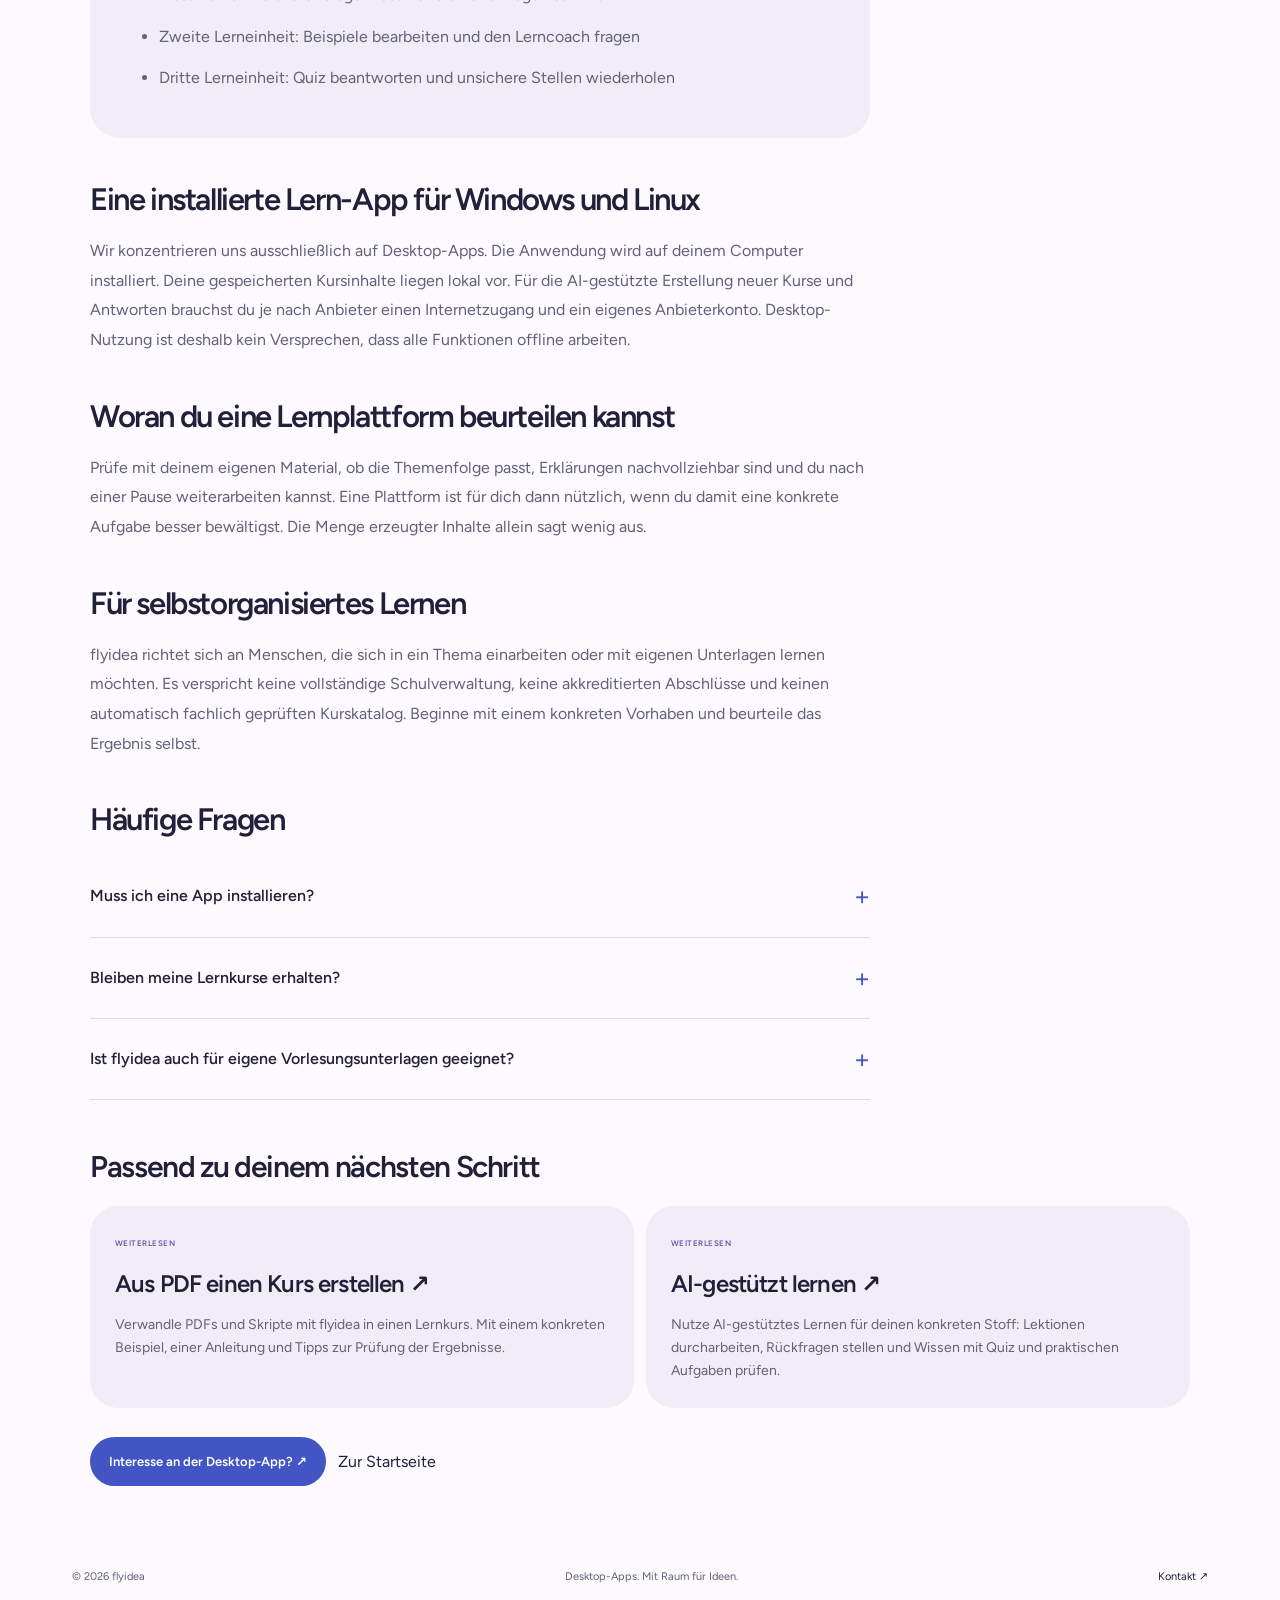
<file: ki-lernplattform/index.html>
<!doctype html><html lang="de"><head><meta charset="utf-8"><meta name="viewport" content="width=device-width, initial-scale=1"><meta name="theme-color" content="#fcf9ff"><title>Lern-App mit AI: flyidea auf dem Desktop nutzen | flyidea</title><meta name="description" content="Eigene Lernkurse organisieren, Lektionen durcharbeiten und am Lernstand anknüpfen: flyidea als Desktop-App für Windows und Linux."><link rel="canonical" href="https://flyidea.ch/ki-lernplattform/"><link rel="alternate" hreflang="de-CH" href="https://flyidea.ch/ki-lernplattform/"><link rel="alternate" hreflang="de-DE" href="https://flyidea.de/ki-lernplattform/"><link rel="icon" href="/assets/favicon.svg" type="image/svg+xml"><script src="/theme.js"></script><link rel="stylesheet" href="/styles.css"><link rel="stylesheet" href="/content.css"><link rel="stylesheet" href="/themes.css"><meta property="og:type" content="article"><meta property="og:site_name" content="flyidea"><meta property="og:title" content="Lern-App mit AI: flyidea auf dem Desktop nutzen"><meta property="og:description" content="Eigene Lernkurse organisieren, Lektionen durcharbeiten und am Lernstand anknüpfen: flyidea als Desktop-App für Windows und Linux."><meta property="og:url" content="https://flyidea.ch/ki-lernplattform/"><script type="application/ld+json">{"@context":"https://schema.org","@type":"Article","headline":"Eine Lern-App mit AI für deine eigenen Kurse","description":"Eigene Lernkurse organisieren, Lektionen durcharbeiten und am Lernstand anknüpfen: flyidea als Desktop-App für Windows und Linux.","inLanguage":"de","mainEntityOfPage":"https://flyidea.ch/ki-lernplattform/","author":{"@type":"Organization","name":"flyidea","url":"https://flyidea.ch/"}}</script><script src="/contact.js" defer></script>
</head><body><a class="skip" href="#inhalt">Zum Inhalt</a><div class="page"><header class="header">
      <a class="wordmark" href="/" aria-label="flyidea Startseite"><img class="brand-symbol" src="/assets/wing.svg" width="44" height="44" alt="">flyidea</a>
      <nav aria-label="Hauptnavigation"><a class="nav-link" href="/#app-vorschau">Die App</a><a class="nav-link" href="/#idee">Die Idee</a><button class="theme-toggle" type="button" aria-label="Dunklen Modus aktivieren" aria-pressed="false"><svg class="moon" aria-hidden="true" viewBox="0 0 24 24"><path d="M20.5 14.2A8.5 8.5 0 0 1 9.8 3.5a8.6 8.6 0 1 0 10.7 10.7Z"/></svg><svg class="sun" aria-hidden="true" viewBox="0 0 24 24"><circle cx="12" cy="12" r="4"/><path d="M12 2v2m0 16v2M2 12h2m16 0h2M5 5l1.5 1.5m11 11L19 19M5 19l1.5-1.5m11-11L19 5"/></svg></button><a class="header-contact" href="/#kontakt" data-email-contact>Sag Hallo <span aria-hidden="true">↗</span></a></nav>
    </header><main class="article-page" id="inhalt"><nav class="breadcrumbs" aria-label="Brotkrümelnavigation"><a href="/">Startseite</a><span aria-hidden="true">/</span><span aria-current="page">Die Lern-App im Alltag nutzen</span></nav><article><div class="article-intro"><p class="eyebrow">Dein Lernalltag auf dem Desktop</p><h1>Eine Lern-App mit AI für deine eigenen Kurse</h1><p>Beim Lernen mit AI geht es nicht nur darum, Inhalte zu erzeugen. Du brauchst einen Ort, an dem du sie durcharbeiten und später wieder aufgreifen kannst. flyidea verbindet Kurserstellung, Lektionen, Lernfortschritt und Rückfragen in einer Desktop-App für Windows und Linux. Alle gezeigten Funktionen sind bereits umgesetzt. Die App ist noch nicht öffentlich verfügbar.</p></div><p class="article-notice">flyidea wird als Desktop-App für Windows und Linux weiterentwickelt. Alle gezeigten Funktionen sind bereits umgesetzt. Die App ist noch nicht öffentlich verfügbar. Interesse? <a href="/#kontakt" data-email-contact>Schreib uns an <span data-email-address>E-Mail anzeigen</span>.</a></p><div class="article-body"><section><h2>So gehst du vor</h2><ol><li><h3>Mit einem Kurs beginnen</h3><p>Wähle in der Desktop-App ein Thema und beschreibe dein Lernziel. Ergänze eigene Unterlagen, wenn sich dein Kurs an einer Vorlesung oder einem Handbuch orientieren soll. Beginne mit einem überschaubaren Abschnitt.</p></li><li><h3>Eine Lektion bearbeiten</h3><p>Lies die Erklärung, stelle eine konkrete Rückfrage und bearbeite die passenden Aufgaben. In technischen Kursen kannst du Python-, SQL- oder Web-Aufgaben in der App ausprobieren.</p></li><li><h3>Später gezielt weiterlernen</h3><p>Kurse und Lernstand bleiben lokal auf deinem Gerät gespeichert. Öffne beim nächsten Mal den Abschnitt, den du noch nicht sicher anwenden kannst. Sichere deine Bibliothek regelmäßig und prüfe, ob sich dein Export wieder öffnen lässt.</p></li></ol></section><aside class="article-example" aria-label="Veranschaulichendes Lernbeispiel"><p class="eyebrow">ILLUSTRATIVES BEISPIEL · KEIN ERGEBNISVERSPRECHEN</p><h2>Beispiel: Drei kurze Lerneinheiten zu einer Vorlesung</h2><h3>Dein Ausgangspunkt</h3><p>Ein Skript zu einem Fachthema und ein konkretes Lernziel für die Woche.</p><h3>So könnte dein Briefing lauten</h3><blockquote>„Ich möchte die zentralen Begriffe verstehen, ein Beispiel nachvollziehen und anschließend mein Verständnis prüfen.“</blockquote><h3>Eine mögliche Lernfolge</h3><ul><li>Erste Lerneinheit: Grundlagen lesen und offene Fragen sammeln</li><li>Zweite Lerneinheit: Beispiele bearbeiten und den Lerncoach fragen</li><li>Dritte Lerneinheit: Quiz beantworten und unsichere Stellen wiederholen</li></ul></aside><section><h2>Eine installierte Lern-App für Windows und Linux</h2><p>Wir konzentrieren uns ausschließlich auf Desktop-Apps. Die Anwendung wird auf deinem Computer installiert. Deine gespeicherten Kursinhalte liegen lokal vor. Für die AI-gestützte Erstellung neuer Kurse und Antworten brauchst du je nach Anbieter einen Internetzugang und ein eigenes Anbieterkonto. Desktop-Nutzung ist deshalb kein Versprechen, dass alle Funktionen offline arbeiten.</p></section>
<section><h2>Woran du eine Lernplattform beurteilen kannst</h2><p>Prüfe mit deinem eigenen Material, ob die Themenfolge passt, Erklärungen nachvollziehbar sind und du nach einer Pause weiterarbeiten kannst. Eine Plattform ist für dich dann nützlich, wenn du damit eine konkrete Aufgabe besser bewältigst. Die Menge erzeugter Inhalte allein sagt wenig aus.</p></section>
<section><h2>Für selbstorganisiertes Lernen</h2><p>flyidea richtet sich an Menschen, die sich in ein Thema einarbeiten oder mit eigenen Unterlagen lernen möchten. Es verspricht keine vollständige Schulverwaltung, keine akkreditierten Abschlüsse und keinen automatisch fachlich geprüften Kurskatalog. Beginne mit einem konkreten Vorhaben und beurteile das Ergebnis selbst.</p></section><section><h2>Häufige Fragen</h2><div class="faq-list"><details><summary>Muss ich eine App installieren?</summary><p>Ja. Die neue flyidea-Ausrichtung ist eine installierbare Desktop-App für Windows und Linux. Diese Website kündigt die nächste Version an. Wenn du sie ausprobieren möchtest, kontaktiere <span data-email-address>E-Mail anzeigen</span>.</p></details><details><summary>Bleiben meine Lernkurse erhalten?</summary><p>Die Desktop-App speichert Kurse und Lernstand lokal auf deinem Gerät. Erstelle zusätzlich Sicherungen deiner Bibliothek. Das schützt nicht automatisch vor einem verlorenen oder beschädigten Gerät.</p></details><details><summary>Ist flyidea auch für eigene Vorlesungsunterlagen geeignet?</summary><p>Ja. Du kannst PDFs, Skripte und zusammengehörige Dateien als Grundlage verwenden. Prüfe den erzeugten Kurs immer anhand deiner Originalunterlagen.</p></details></div></section></div><section class="article-related"><h2>Passend zu deinem nächsten Schritt</h2><div class="guide-grid"><a href="/pdf-in-kurs-umwandeln/"><span>WEITERLESEN</span><h3>Aus PDF einen Kurs erstellen ↗</h3><p>Verwandle PDFs und Skripte mit flyidea in einen Lernkurs. Mit einem konkreten Beispiel, einer Anleitung und Tipps zur Prüfung der Ergebnisse.</p></a><a href="/ki-gestuetztes-lernen/"><span>WEITERLESEN</span><h3>AI-gestützt lernen ↗</h3><p>Nutze AI-gestütztes Lernen für deinen konkreten Stoff: Lektionen durcharbeiten, Rückfragen stellen und Wissen mit Quiz und praktischen Aufgaben prüfen.</p></a></div></section><div class="hero-actions"><a class="button" href="/#kontakt" data-email-contact data-email-subject="Interesse%20an%20flyidea">Interesse an der Desktop-App? ↗</a><a href="/">Zur Startseite</a></div></article></main><footer><span>© 2026 flyidea</span><span>Desktop-Apps. Mit Raum für Ideen.</span><a href="/#kontakt" data-email-contact>Kontakt <span aria-hidden="true">↗</span></a></footer></div></body></html>
</file>
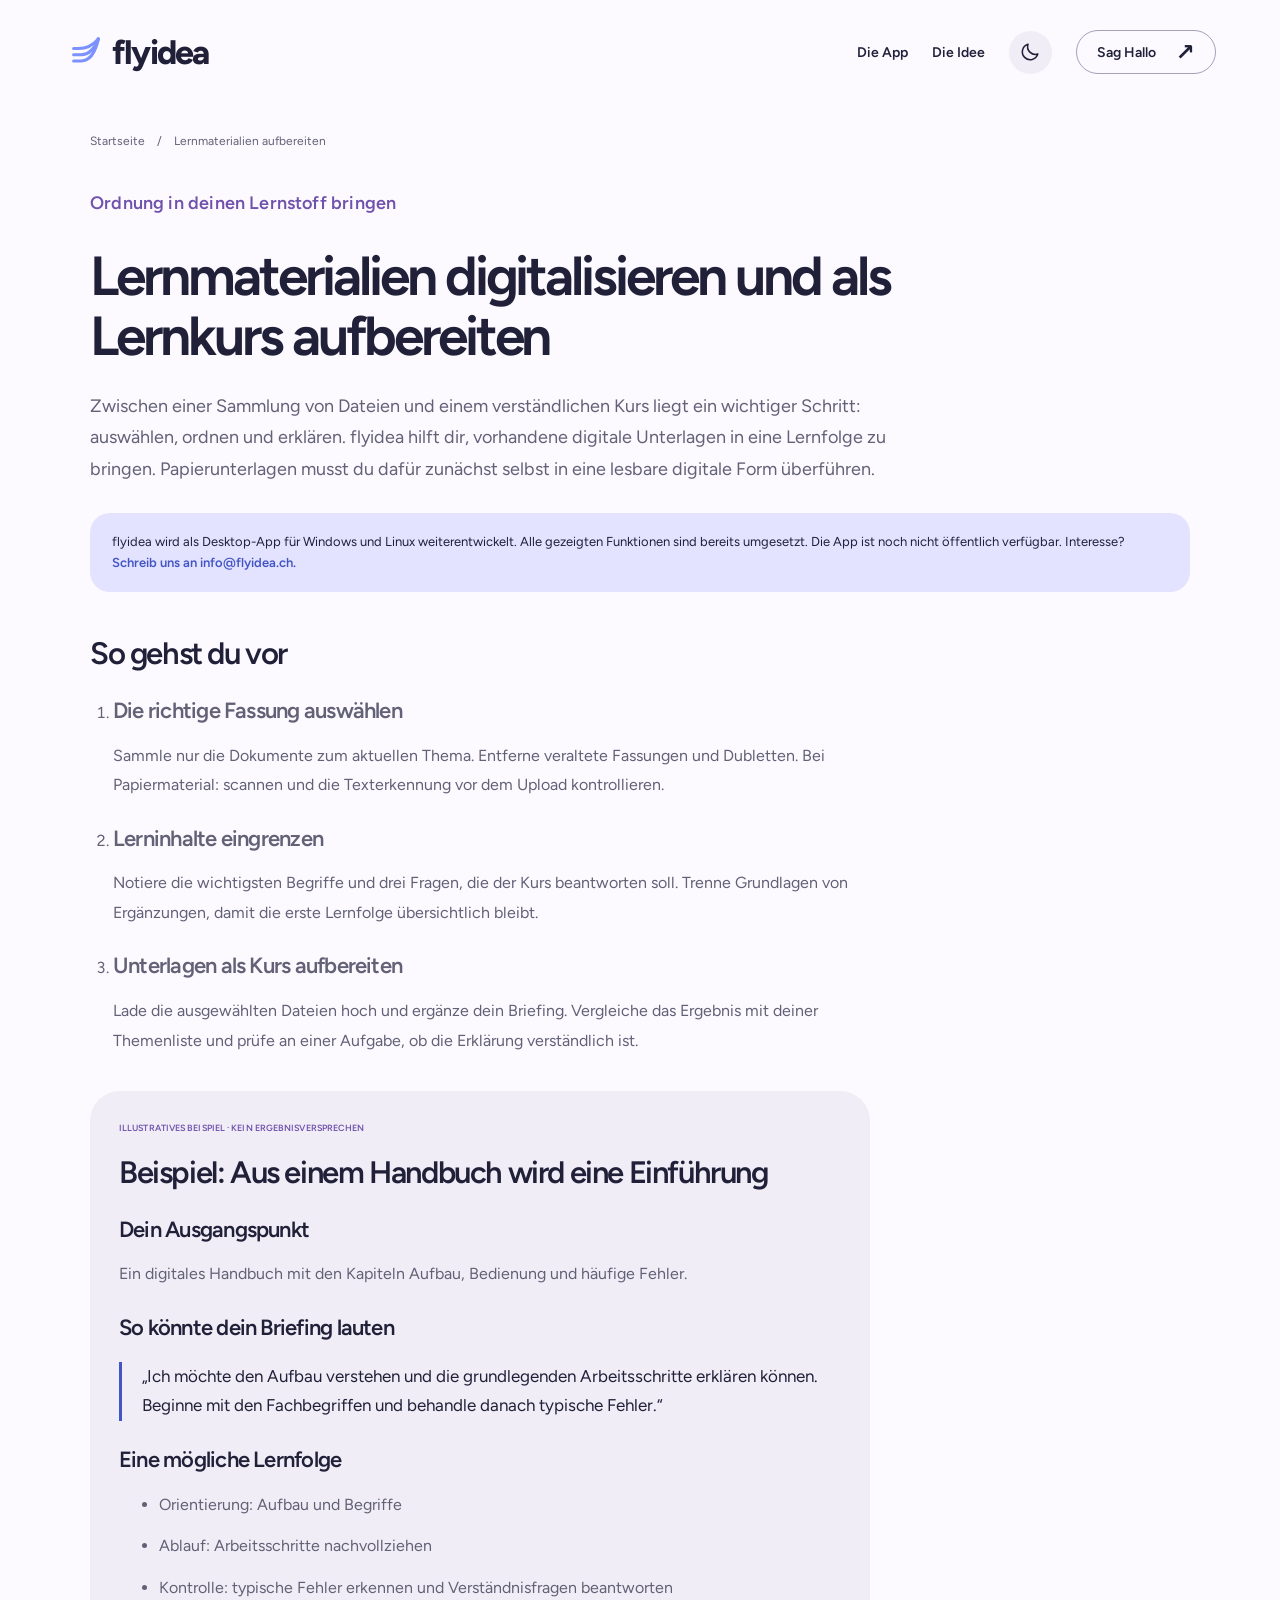
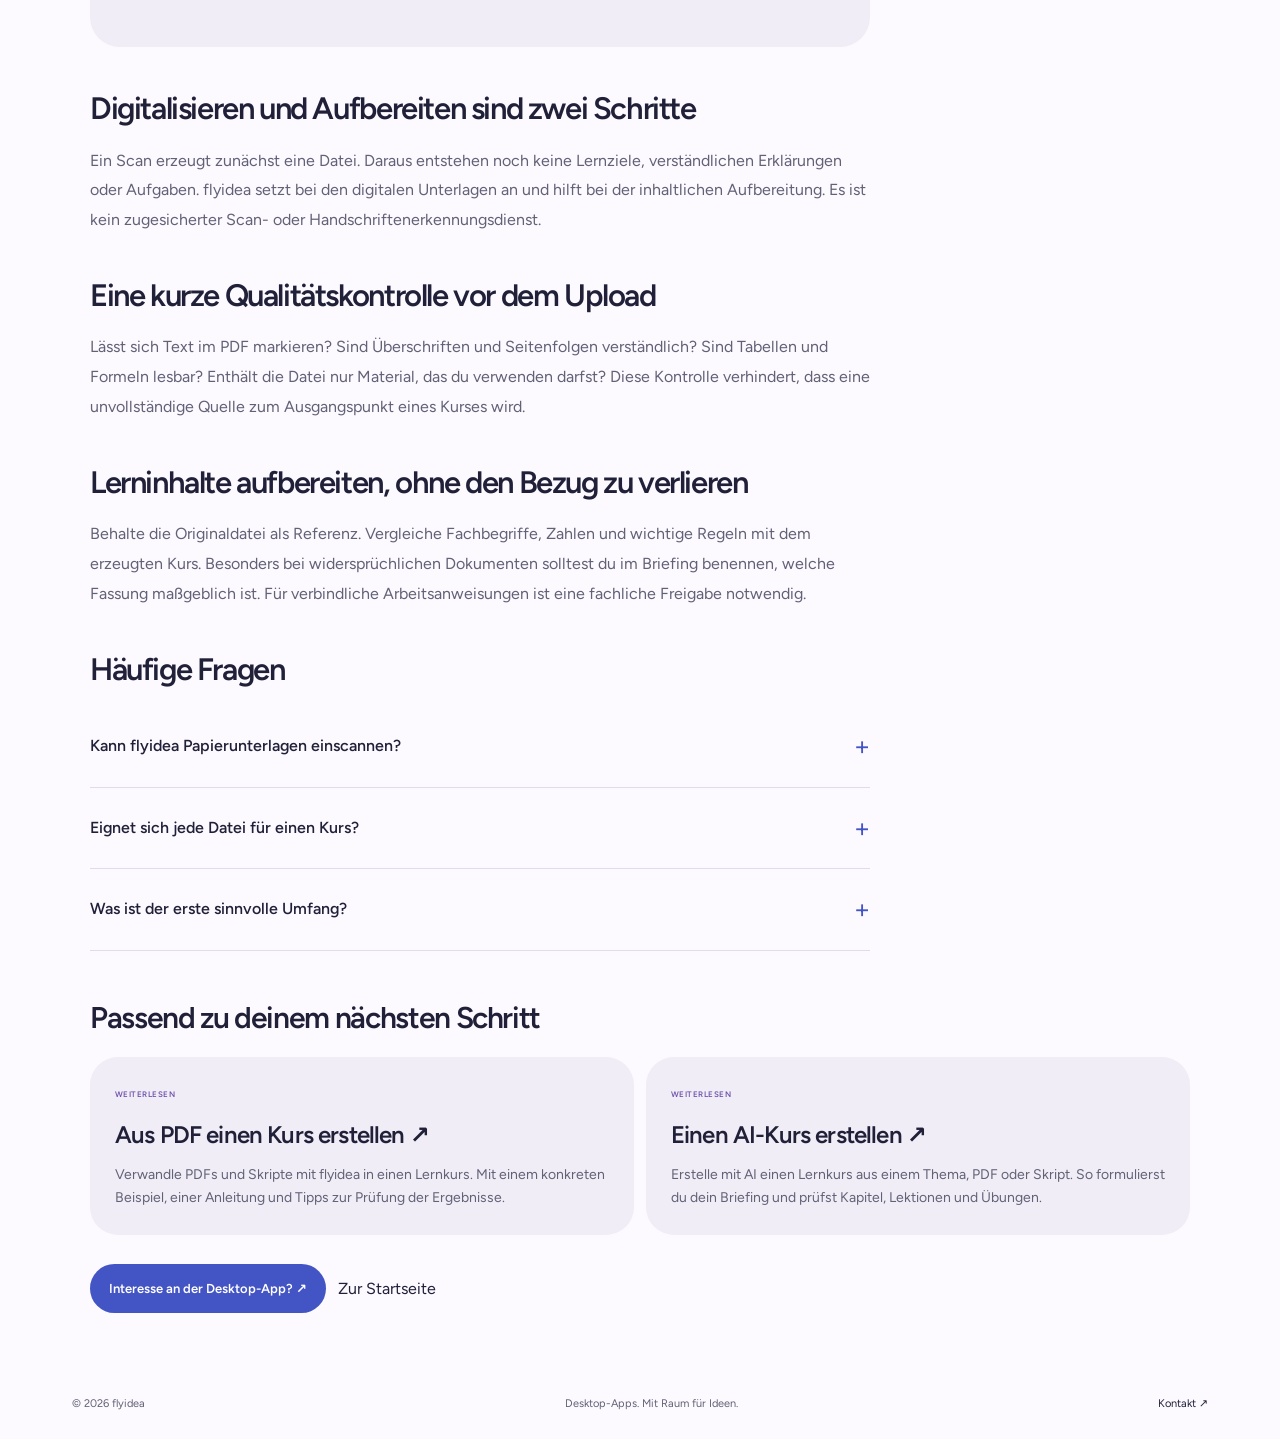
<file: lernmaterialien-aufbereiten/index.html>
<!doctype html><html lang="de"><head><meta charset="utf-8"><meta name="viewport" content="width=device-width, initial-scale=1"><meta name="theme-color" content="#fcf9ff"><title>Lernmaterialien digitalisieren und aufbereiten | flyidea</title><meta name="description" content="Bereite digitale Lernmaterialien mit AI als Kurs auf. Ordne Skripte und Handbücher, formuliere Lernziele und prüfe die erzeugten Inhalte."><link rel="canonical" href="https://flyidea.ch/lernmaterialien-aufbereiten/"><link rel="alternate" hreflang="de-CH" href="https://flyidea.ch/lernmaterialien-aufbereiten/"><link rel="alternate" hreflang="de-DE" href="https://flyidea.de/lernmaterialien-aufbereiten/"><link rel="icon" href="/assets/favicon.svg" type="image/svg+xml"><script src="/theme.js"></script><link rel="stylesheet" href="/styles.css"><link rel="stylesheet" href="/content.css"><link rel="stylesheet" href="/themes.css"><meta property="og:type" content="article"><meta property="og:site_name" content="flyidea"><meta property="og:title" content="Lernmaterialien digitalisieren und aufbereiten"><meta property="og:description" content="Bereite digitale Lernmaterialien mit AI als Kurs auf. Ordne Skripte und Handbücher, formuliere Lernziele und prüfe die erzeugten Inhalte."><meta property="og:url" content="https://flyidea.ch/lernmaterialien-aufbereiten/"><script type="application/ld+json">{"@context":"https://schema.org","@type":"Article","headline":"Lernmaterialien digitalisieren und als Lernkurs aufbereiten","description":"Bereite digitale Lernmaterialien mit AI als Kurs auf. Ordne Skripte und Handbücher, formuliere Lernziele und prüfe die erzeugten Inhalte.","inLanguage":"de","mainEntityOfPage":"https://flyidea.ch/lernmaterialien-aufbereiten/","author":{"@type":"Organization","name":"flyidea","url":"https://flyidea.ch/"}}</script><script src="/contact.js" defer></script>
</head><body><a class="skip" href="#inhalt">Zum Inhalt</a><div class="page"><header class="header">
      <a class="wordmark" href="/" aria-label="flyidea Startseite"><img class="brand-symbol" src="/assets/wing.svg" width="44" height="44" alt="">flyidea</a>
      <nav aria-label="Hauptnavigation"><a class="nav-link" href="/#app-vorschau">Die App</a><a class="nav-link" href="/#idee">Die Idee</a><button class="theme-toggle" type="button" aria-label="Dunklen Modus aktivieren" aria-pressed="false"><svg class="moon" aria-hidden="true" viewBox="0 0 24 24"><path d="M20.5 14.2A8.5 8.5 0 0 1 9.8 3.5a8.6 8.6 0 1 0 10.7 10.7Z"/></svg><svg class="sun" aria-hidden="true" viewBox="0 0 24 24"><circle cx="12" cy="12" r="4"/><path d="M12 2v2m0 16v2M2 12h2m16 0h2M5 5l1.5 1.5m11 11L19 19M5 19l1.5-1.5m11-11L19 5"/></svg></button><a class="header-contact" href="/#kontakt" data-email-contact>Sag Hallo <span aria-hidden="true">↗</span></a></nav>
    </header><main class="article-page" id="inhalt"><nav class="breadcrumbs" aria-label="Brotkrümelnavigation"><a href="/">Startseite</a><span aria-hidden="true">/</span><span aria-current="page">Lernmaterialien aufbereiten</span></nav><article><div class="article-intro"><p class="eyebrow">Ordnung in deinen Lernstoff bringen</p><h1>Lernmaterialien digitalisieren und als Lernkurs aufbereiten</h1><p>Zwischen einer Sammlung von Dateien und einem verständlichen Kurs liegt ein wichtiger Schritt: auswählen, ordnen und erklären. flyidea hilft dir, vorhandene digitale Unterlagen in eine Lernfolge zu bringen. Papierunterlagen musst du dafür zunächst selbst in eine lesbare digitale Form überführen.</p></div><p class="article-notice">flyidea wird als Desktop-App für Windows und Linux weiterentwickelt. Alle gezeigten Funktionen sind bereits umgesetzt. Die App ist noch nicht öffentlich verfügbar. Interesse? <a href="/#kontakt" data-email-contact>Schreib uns an <span data-email-address>E-Mail anzeigen</span>.</a></p><div class="article-body"><section><h2>So gehst du vor</h2><ol><li><h3>Die richtige Fassung auswählen</h3><p>Sammle nur die Dokumente zum aktuellen Thema. Entferne veraltete Fassungen und Dubletten. Bei Papiermaterial: scannen und die Texterkennung vor dem Upload kontrollieren.</p></li><li><h3>Lerninhalte eingrenzen</h3><p>Notiere die wichtigsten Begriffe und drei Fragen, die der Kurs beantworten soll. Trenne Grundlagen von Ergänzungen, damit die erste Lernfolge übersichtlich bleibt.</p></li><li><h3>Unterlagen als Kurs aufbereiten</h3><p>Lade die ausgewählten Dateien hoch und ergänze dein Briefing. Vergleiche das Ergebnis mit deiner Themenliste und prüfe an einer Aufgabe, ob die Erklärung verständlich ist.</p></li></ol></section><aside class="article-example" aria-label="Veranschaulichendes Lernbeispiel"><p class="eyebrow">ILLUSTRATIVES BEISPIEL · KEIN ERGEBNISVERSPRECHEN</p><h2>Beispiel: Aus einem Handbuch wird eine Einführung</h2><h3>Dein Ausgangspunkt</h3><p>Ein digitales Handbuch mit den Kapiteln Aufbau, Bedienung und häufige Fehler.</p><h3>So könnte dein Briefing lauten</h3><blockquote>„Ich möchte den Aufbau verstehen und die grundlegenden Arbeitsschritte erklären können. Beginne mit den Fachbegriffen und behandle danach typische Fehler.“</blockquote><h3>Eine mögliche Lernfolge</h3><ul><li>Orientierung: Aufbau und Begriffe</li><li>Ablauf: Arbeitsschritte nachvollziehen</li><li>Kontrolle: typische Fehler erkennen und Verständnisfragen beantworten</li></ul></aside><section><h2>Digitalisieren und Aufbereiten sind zwei Schritte</h2><p>Ein Scan erzeugt zunächst eine Datei. Daraus entstehen noch keine Lernziele, verständlichen Erklärungen oder Aufgaben. flyidea setzt bei den digitalen Unterlagen an und hilft bei der inhaltlichen Aufbereitung. Es ist kein zugesicherter Scan- oder Handschriftenerkennungsdienst.</p></section>
<section><h2>Eine kurze Qualitätskontrolle vor dem Upload</h2><p>Lässt sich Text im PDF markieren? Sind Überschriften und Seitenfolgen verständlich? Sind Tabellen und Formeln lesbar? Enthält die Datei nur Material, das du verwenden darfst? Diese Kontrolle verhindert, dass eine unvollständige Quelle zum Ausgangspunkt eines Kurses wird.</p></section>
<section><h2>Lerninhalte aufbereiten, ohne den Bezug zu verlieren</h2><p>Behalte die Originaldatei als Referenz. Vergleiche Fachbegriffe, Zahlen und wichtige Regeln mit dem erzeugten Kurs. Besonders bei widersprüchlichen Dokumenten solltest du im Briefing benennen, welche Fassung maßgeblich ist. Für verbindliche Arbeitsanweisungen ist eine fachliche Freigabe notwendig.</p></section><section><h2>Häufige Fragen</h2><div class="faq-list"><details><summary>Kann flyidea Papierunterlagen einscannen?</summary><p>Nein. Digitalisiere Papier zuerst mit einem geeigneten Scan-Werkzeug. Prüfe dann die Lesbarkeit und Texterkennung, bevor du die Datei als Kursgrundlage verwendest.</p></details><details><summary>Eignet sich jede Datei für einen Kurs?</summary><p>Die Quelle sollte lesbar, thematisch zusammenhängend und fachlich verlässlich sein. Große Mengen ungeordneter Dateien sind kein Ersatz für ein klares Lernziel.</p></details><details><summary>Was ist der erste sinnvolle Umfang?</summary><p>Beginne mit einem Kapitel oder einem klaren Arbeitsablauf. So kannst du die Qualität schnell beurteilen und erkennen, welche Informationen noch fehlen.</p></details></div></section></div><section class="article-related"><h2>Passend zu deinem nächsten Schritt</h2><div class="guide-grid"><a href="/pdf-in-kurs-umwandeln/"><span>WEITERLESEN</span><h3>Aus PDF einen Kurs erstellen ↗</h3><p>Verwandle PDFs und Skripte mit flyidea in einen Lernkurs. Mit einem konkreten Beispiel, einer Anleitung und Tipps zur Prüfung der Ergebnisse.</p></a><a href="/ki-kurs-erstellen/"><span>WEITERLESEN</span><h3>Einen AI-Kurs erstellen ↗</h3><p>Erstelle mit AI einen Lernkurs aus einem Thema, PDF oder Skript. So formulierst du dein Briefing und prüfst Kapitel, Lektionen und Übungen.</p></a></div></section><div class="hero-actions"><a class="button" href="/#kontakt" data-email-contact data-email-subject="Interesse%20an%20flyidea">Interesse an der Desktop-App? ↗</a><a href="/">Zur Startseite</a></div></article></main><footer><span>© 2026 flyidea</span><span>Desktop-Apps. Mit Raum für Ideen.</span><a href="/#kontakt" data-email-contact>Kontakt <span aria-hidden="true">↗</span></a></footer></div></body></html>
</file>
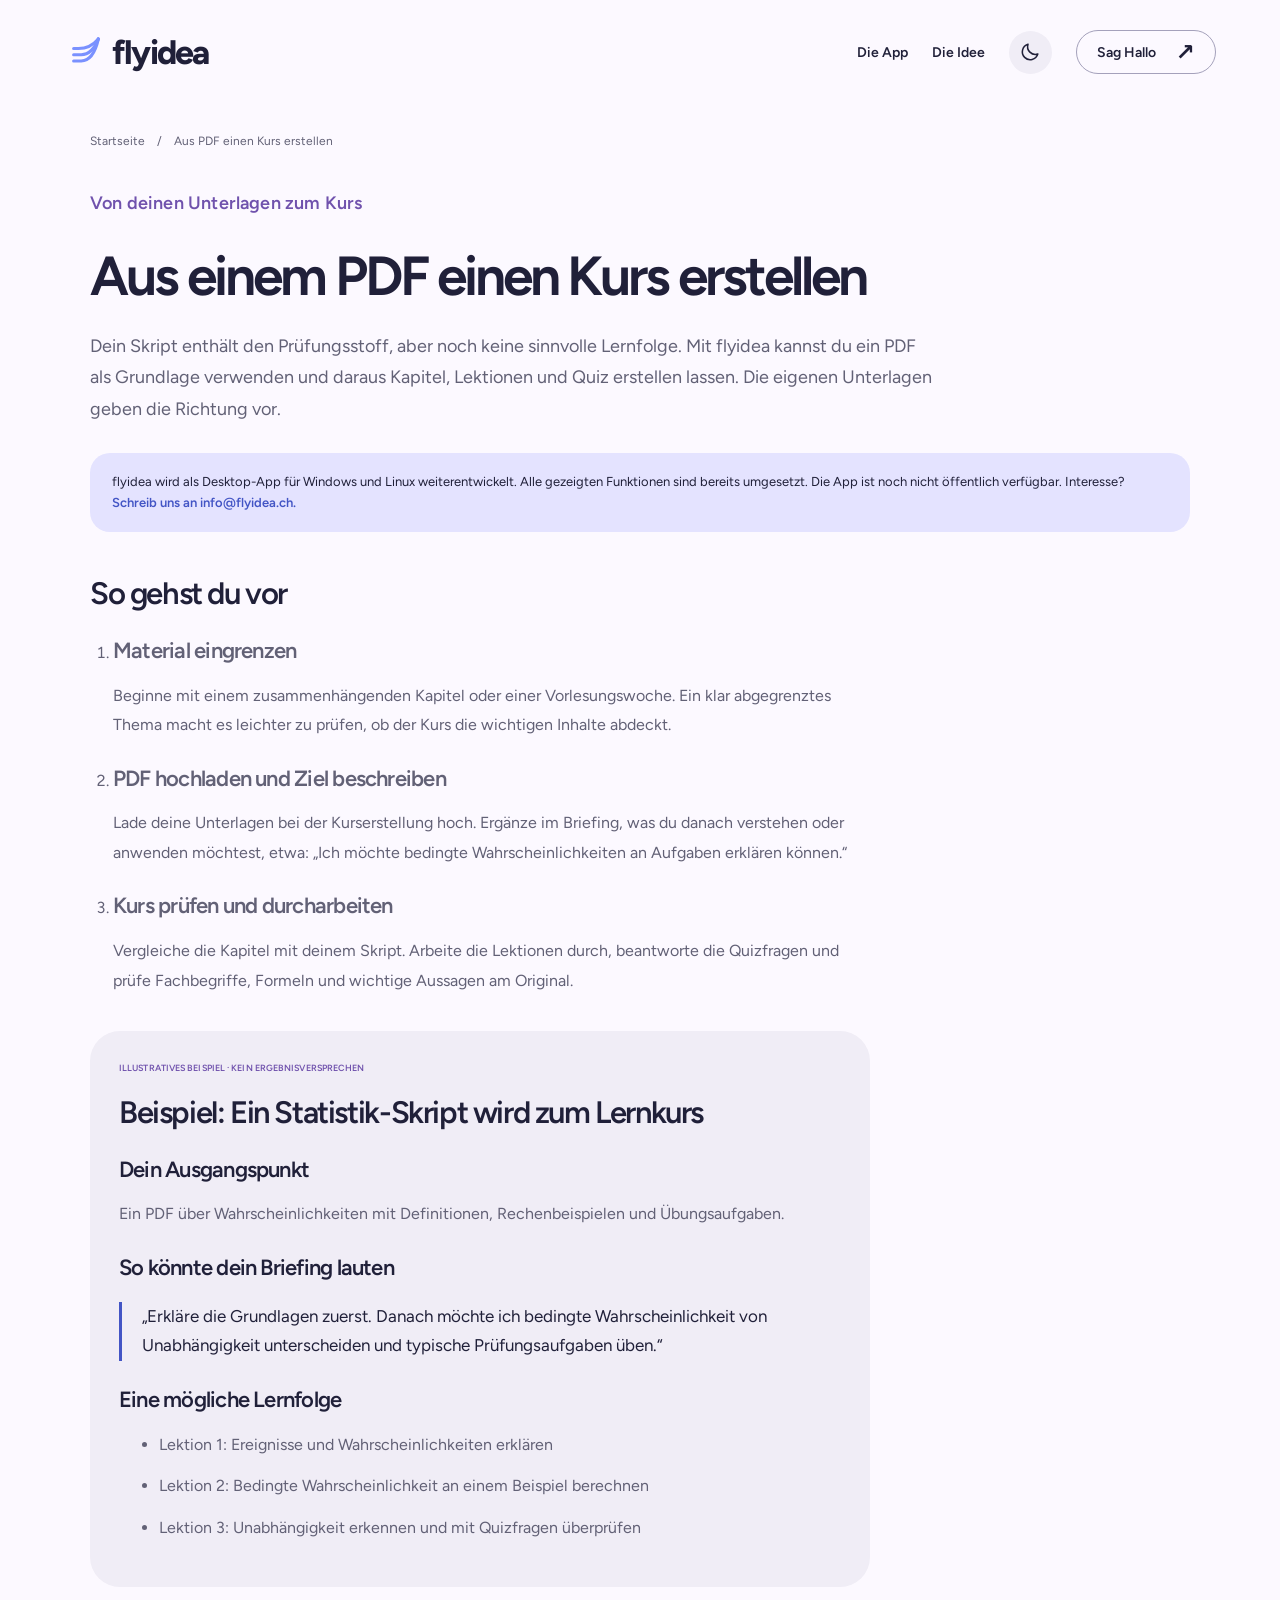
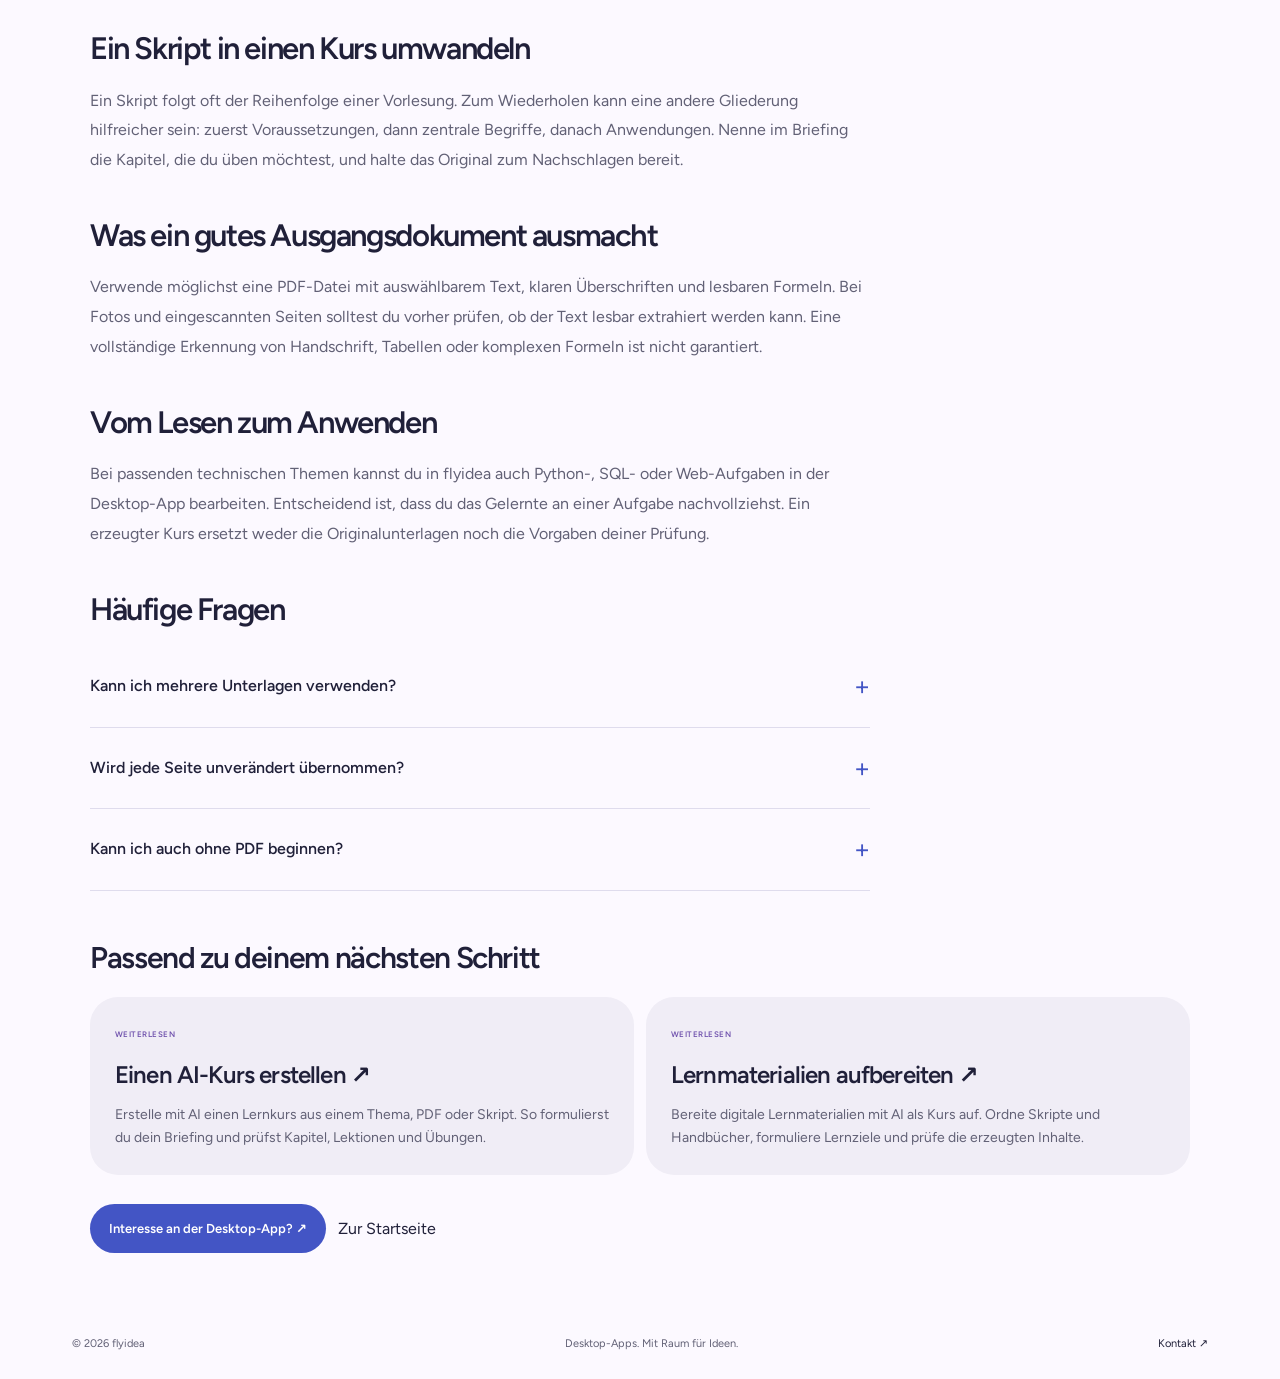
<file: pdf-in-kurs-umwandeln/index.html>
<!doctype html><html lang="de"><head><meta charset="utf-8"><meta name="viewport" content="width=device-width, initial-scale=1"><meta name="theme-color" content="#fcf9ff"><title>Aus PDF einen Kurs erstellen mit AI | flyidea</title><meta name="description" content="Verwandle PDFs und Skripte mit flyidea in einen Lernkurs. Mit einem konkreten Beispiel, einer Anleitung und Tipps zur Prüfung der Ergebnisse."><link rel="canonical" href="https://flyidea.ch/pdf-in-kurs-umwandeln/"><link rel="alternate" hreflang="de-CH" href="https://flyidea.ch/pdf-in-kurs-umwandeln/"><link rel="alternate" hreflang="de-DE" href="https://flyidea.de/pdf-in-kurs-umwandeln/"><link rel="icon" href="/assets/favicon.svg" type="image/svg+xml"><script src="/theme.js"></script><link rel="stylesheet" href="/styles.css"><link rel="stylesheet" href="/content.css"><link rel="stylesheet" href="/themes.css"><meta property="og:type" content="article"><meta property="og:site_name" content="flyidea"><meta property="og:title" content="Aus PDF einen Kurs erstellen mit AI"><meta property="og:description" content="Verwandle PDFs und Skripte mit flyidea in einen Lernkurs. Mit einem konkreten Beispiel, einer Anleitung und Tipps zur Prüfung der Ergebnisse."><meta property="og:url" content="https://flyidea.ch/pdf-in-kurs-umwandeln/"><script type="application/ld+json">{"@context":"https://schema.org","@type":"Article","headline":"Aus einem PDF einen Kurs erstellen","description":"Verwandle PDFs und Skripte mit flyidea in einen Lernkurs. Mit einem konkreten Beispiel, einer Anleitung und Tipps zur Prüfung der Ergebnisse.","inLanguage":"de","mainEntityOfPage":"https://flyidea.ch/pdf-in-kurs-umwandeln/","author":{"@type":"Organization","name":"flyidea","url":"https://flyidea.ch/"}}</script><script src="/contact.js" defer></script>
</head><body><a class="skip" href="#inhalt">Zum Inhalt</a><div class="page"><header class="header">
      <a class="wordmark" href="/" aria-label="flyidea Startseite"><img class="brand-symbol" src="/assets/wing.svg" width="44" height="44" alt="">flyidea</a>
      <nav aria-label="Hauptnavigation"><a class="nav-link" href="/#app-vorschau">Die App</a><a class="nav-link" href="/#idee">Die Idee</a><button class="theme-toggle" type="button" aria-label="Dunklen Modus aktivieren" aria-pressed="false"><svg class="moon" aria-hidden="true" viewBox="0 0 24 24"><path d="M20.5 14.2A8.5 8.5 0 0 1 9.8 3.5a8.6 8.6 0 1 0 10.7 10.7Z"/></svg><svg class="sun" aria-hidden="true" viewBox="0 0 24 24"><circle cx="12" cy="12" r="4"/><path d="M12 2v2m0 16v2M2 12h2m16 0h2M5 5l1.5 1.5m11 11L19 19M5 19l1.5-1.5m11-11L19 5"/></svg></button><a class="header-contact" href="/#kontakt" data-email-contact>Sag Hallo <span aria-hidden="true">↗</span></a></nav>
    </header><main class="article-page" id="inhalt"><nav class="breadcrumbs" aria-label="Brotkrümelnavigation"><a href="/">Startseite</a><span aria-hidden="true">/</span><span aria-current="page">Aus PDF einen Kurs erstellen</span></nav><article><div class="article-intro"><p class="eyebrow">Von deinen Unterlagen zum Kurs</p><h1>Aus einem PDF einen Kurs erstellen</h1><p>Dein Skript enthält den Prüfungsstoff, aber noch keine sinnvolle Lernfolge. Mit flyidea kannst du ein PDF als Grundlage verwenden und daraus Kapitel, Lektionen und Quiz erstellen lassen. Die eigenen Unterlagen geben die Richtung vor.</p></div><p class="article-notice">flyidea wird als Desktop-App für Windows und Linux weiterentwickelt. Alle gezeigten Funktionen sind bereits umgesetzt. Die App ist noch nicht öffentlich verfügbar. Interesse? <a href="/#kontakt" data-email-contact>Schreib uns an <span data-email-address>E-Mail anzeigen</span>.</a></p><div class="article-body"><section><h2>So gehst du vor</h2><ol><li><h3>Material eingrenzen</h3><p>Beginne mit einem zusammenhängenden Kapitel oder einer Vorlesungswoche. Ein klar abgegrenztes Thema macht es leichter zu prüfen, ob der Kurs die wichtigen Inhalte abdeckt.</p></li><li><h3>PDF hochladen und Ziel beschreiben</h3><p>Lade deine Unterlagen bei der Kurserstellung hoch. Ergänze im Briefing, was du danach verstehen oder anwenden möchtest, etwa: „Ich möchte bedingte Wahrscheinlichkeiten an Aufgaben erklären können.“</p></li><li><h3>Kurs prüfen und durcharbeiten</h3><p>Vergleiche die Kapitel mit deinem Skript. Arbeite die Lektionen durch, beantworte die Quizfragen und prüfe Fachbegriffe, Formeln und wichtige Aussagen am Original.</p></li></ol></section><aside class="article-example" aria-label="Veranschaulichendes Lernbeispiel"><p class="eyebrow">ILLUSTRATIVES BEISPIEL · KEIN ERGEBNISVERSPRECHEN</p><h2>Beispiel: Ein Statistik-Skript wird zum Lernkurs</h2><h3>Dein Ausgangspunkt</h3><p>Ein PDF über Wahrscheinlichkeiten mit Definitionen, Rechenbeispielen und Übungsaufgaben.</p><h3>So könnte dein Briefing lauten</h3><blockquote>„Erkläre die Grundlagen zuerst. Danach möchte ich bedingte Wahrscheinlichkeit von Unabhängigkeit unterscheiden und typische Prüfungsaufgaben üben.“</blockquote><h3>Eine mögliche Lernfolge</h3><ul><li>Lektion 1: Ereignisse und Wahrscheinlichkeiten erklären</li><li>Lektion 2: Bedingte Wahrscheinlichkeit an einem Beispiel berechnen</li><li>Lektion 3: Unabhängigkeit erkennen und mit Quizfragen überprüfen</li></ul></aside><section><h2>Ein Skript in einen Kurs umwandeln</h2><p>Ein Skript folgt oft der Reihenfolge einer Vorlesung. Zum Wiederholen kann eine andere Gliederung hilfreicher sein: zuerst Voraussetzungen, dann zentrale Begriffe, danach Anwendungen. Nenne im Briefing die Kapitel, die du üben möchtest, und halte das Original zum Nachschlagen bereit.</p></section>
<section><h2>Was ein gutes Ausgangsdokument ausmacht</h2><p>Verwende möglichst eine PDF-Datei mit auswählbarem Text, klaren Überschriften und lesbaren Formeln. Bei Fotos und eingescannten Seiten solltest du vorher prüfen, ob der Text lesbar extrahiert werden kann. Eine vollständige Erkennung von Handschrift, Tabellen oder komplexen Formeln ist nicht garantiert.</p></section>
<section><h2>Vom Lesen zum Anwenden</h2><p>Bei passenden technischen Themen kannst du in flyidea auch Python-, SQL- oder Web-Aufgaben in der Desktop-App bearbeiten. Entscheidend ist, dass du das Gelernte an einer Aufgabe nachvollziehst. Ein erzeugter Kurs ersetzt weder die Originalunterlagen noch die Vorgaben deiner Prüfung.</p></section><section><h2>Häufige Fragen</h2><div class="faq-list"><details><summary>Kann ich mehrere Unterlagen verwenden?</summary><p>Du kannst zusammengehörige Dateien auch als ZIP hochladen. Wähle nur Material aus, das zum Kursziel gehört, und prüfe anschließend, ob die relevanten Themen im Kurs vorkommen.</p></details><details><summary>Wird jede Seite unverändert übernommen?</summary><p>Nein. Die AI strukturiert und erklärt Inhalte. Wenn bestimmte Definitionen oder Kapitel wichtig sind, nenne sie im Briefing und gleiche das Ergebnis mit dem Dokument ab.</p></details><details><summary>Kann ich auch ohne PDF beginnen?</summary><p>Ja. Du kannst einen Kurs aus einem Thema und einem Briefing erstellen. Eigene Unterlagen helfen, den Kurs auf deinen konkreten Stoff auszurichten.</p></details></div></section></div><section class="article-related"><h2>Passend zu deinem nächsten Schritt</h2><div class="guide-grid"><a href="/ki-kurs-erstellen/"><span>WEITERLESEN</span><h3>Einen AI-Kurs erstellen ↗</h3><p>Erstelle mit AI einen Lernkurs aus einem Thema, PDF oder Skript. So formulierst du dein Briefing und prüfst Kapitel, Lektionen und Übungen.</p></a><a href="/lernmaterialien-aufbereiten/"><span>WEITERLESEN</span><h3>Lernmaterialien aufbereiten ↗</h3><p>Bereite digitale Lernmaterialien mit AI als Kurs auf. Ordne Skripte und Handbücher, formuliere Lernziele und prüfe die erzeugten Inhalte.</p></a></div></section><div class="hero-actions"><a class="button" href="/#kontakt" data-email-contact data-email-subject="Interesse%20an%20flyidea">Interesse an der Desktop-App? ↗</a><a href="/">Zur Startseite</a></div></article></main><footer><span>© 2026 flyidea</span><span>Desktop-Apps. Mit Raum für Ideen.</span><a href="/#kontakt" data-email-contact>Kontakt <span aria-hidden="true">↗</span></a></footer></div></body></html>
</file>
<file: styles.css>
@font-face{font-family:Figtree;src:url('./assets/figtree.woff2') format('woff2');font-style:normal;font-weight:300 900;font-display:swap}
:root{--paper:#fcf9ff;--ink:#202039;--muted:#626176;--blue:#4355c5;--purple:#7052ad;--line:#dfdced;--font:Figtree,system-ui,-apple-system,BlinkMacSystemFont,"Segoe UI",sans-serif}
*{box-sizing:border-box}html{scroll-behavior:smooth;scroll-padding-top:30px}body{margin:0;background:var(--paper);color:var(--ink);font-family:var(--font);-webkit-font-smoothing:antialiased}a{color:inherit;text-decoration:none}a:focus-visible{outline:3px solid var(--blue);outline-offset:6px}::selection{background:#dcd5ff}.page{max-width:1440px;margin:auto;padding:0 5%}.skip{position:absolute;left:20px;top:-80px;z-index:5;background:#fff;padding:16px}.skip:focus{top:10px}.header{height:104px;display:flex;align-items:center;justify-content:space-between}.wordmark{font-size:34px;font-weight:750;letter-spacing:-1.8px;display:flex;align-items:center}.wordmark-dot{color:var(--blue)}.brand-symbol{display:inline-flex;align-items:center;justify-content:center;color:var(--blue);font-size:43px;margin-right:9px;line-height:1}.header nav{display:flex;align-items:center;gap:33px;font-size:14px;font-weight:600}.header-contact{display:flex;gap:20px;align-items:center;border:1px solid #a4a1bb;padding:12px 20px;border-radius:40px;transition:background .2s,border-radius .3s}.header-contact:hover{background:#e8e3ff;border-radius:17px}.header-contact span{font-size:23px;line-height:18px}.hero{display:grid;grid-template-columns:1.18fr 1fr;gap:4%;padding:38px 0 35px;align-items:center}.hero-copy{padding:12px 0}.eyebrow{font-size:12px;font-weight:600;letter-spacing:.01em;margin:0 0 26px;display:flex;gap:9px;align-items:center}.status-light{width:8px;height:8px;border-radius:50%;background:var(--blue);box-shadow:0 0 0 5px #ece8ff}h1{font-size:clamp(48px,5.35vw,76px);font-weight:650;letter-spacing:-.055em;line-height:1.06;margin:0 0 25px}h1>span{color:var(--blue);white-space:nowrap}.intro{font-size:17px;color:var(--muted);line-height:1.65;max-width:465px;margin:0}.intro strong{font-weight:550;color:var(--ink)}.hero-actions{display:flex;gap:19px;align-items:center;margin-top:29px;flex-wrap:wrap}.button{display:inline-flex;gap:24px;align-items:center;background:var(--blue);color:white;padding:18px 25px;border-radius:40px;font-size:14px;font-weight:600;transition:background .2s,border-radius .35s cubic-bezier(.2,.9,.3,1.4),transform .3s}.button:hover{background:#3444b2;border-radius:18px;transform:translateY(-2px)}.button:active{transform:scale(.97)}.button span{font-size:23px;line-height:1}.soon{font-size:12px;color:#51477a;display:flex;gap:7px;align-items:center;background:#ede5ff;padding:11px 14px;border-radius:30px}.soon span{font-size:17px}.hero-art{position:relative;isolation:isolate;min-width:0;aspect-ratio:1 / 1.04;background:#e3e3ff;border-radius:110px 38px 110px 38px;overflow:hidden;padding:30px 33px}.art-topline{display:flex;justify-content:space-between;align-items:center;font-size:9px;letter-spacing:.14em;color:#434584;font-weight:650}.art-topline>span:last-child{font-size:27px}.art-flower{position:absolute;font-size:310px;color:#c8c5f5;line-height:1;right:-56px;top:23px;transform:rotate(13deg);z-index:-1}.document{position:absolute;left:10%;top:20%;width:42%;height:51%;padding:23px;background:#fbf8ff;border-radius:23px 23px 70px 23px;transform:rotate(-11deg);box-shadow:0 8px 0 #c6c3ed;color:#4d4a75}.file-icon{display:block;width:37px;height:39px;background:#dbd5ff;color:#5941ac;border-radius:10px;font-size:34px;text-align:center;line-height:32px;margin-bottom:16px}.file-type{font-size:8px;font-weight:700;letter-spacing:.1em}.document strong{display:block;font-size:25px;line-height:1.1;font-weight:600;margin-top:10px;letter-spacing:-.04em}.document-lines{margin-top:20px;display:grid;gap:7px}.document-lines i{height:5px;border-radius:4px;background:#dedbea;width:90%}.document-lines i:nth-child(2){width:65%}.document-lines i:nth-child(3){width:78%}.course{position:absolute;right:8%;top:30%;width:56%;padding:22px;background:#4355c5;border-radius:25px;transform:rotate(7deg);color:#fff;box-shadow:0 12px 25px #33368f20}.course-top{display:flex;gap:8px;align-items:center;font-size:7px;letter-spacing:.1em;font-weight:600}.course-icon{width:26px;height:26px;border-radius:50%;background:#c9d0ff;color:#25398c;font-size:20px;display:grid;place-items:center}.course-top>span:last-child{margin-left:auto;font-size:20px}.course>strong{display:block;font-size:28px;line-height:1.07;letter-spacing:-.045em;margin:17px 0 19px;font-weight:550}.lesson{display:flex;align-items:center;gap:10px;background:#ffffff13;padding:9px;border-radius:12px;margin-top:7px;font-size:12px}.lesson>span{font-size:10px;align-self:flex-start;color:#cbd0ff;padding-top:1px}.lesson small{display:block;font-size:8px;color:#d4d9ff;margin-top:4px}.lesson b{margin-left:auto;font-size:16px;font-weight:500}.course-progress{display:flex;gap:5px;margin-top:17px}.course-progress i{height:5px;flex:1;background:#ffffff36;border-radius:5px}.course-progress i:first-child{background:#badde4}.aha-sticker{position:absolute;right:10%;top:14%;font-size:28px;font-weight:600;letter-spacing:-.05em;background:#c3edee;color:#284f59;padding:12px 20px;border-radius:40% 58% 40% 55%;transform:rotate(11deg);display:flex;gap:8px;align-items:center}.aha-sticker>span{font-size:21px}.art-bottom{position:absolute;bottom:26px;left:34px;right:34px;display:flex;align-items:center;justify-content:space-between;color:#454574;font-size:10px;font-weight:550}.art-bottom>span:last-child{font-size:24px}.platform-strip{display:flex;align-items:center;justify-content:space-between;padding:22px 27px;background:#f0edf6;border-radius:28px;gap:20px;margin-bottom:73px}.platform-label{display:flex;gap:13px;align-items:center;font-size:15px;font-weight:550}.platform-label>span{font-size:23px;color:var(--blue)}.platforms{display:flex;gap:24px;font-size:12px;font-weight:550;color:#504d65;align-items:center}.platforms>span{display:flex;align-items:center;gap:7px}.platforms svg{width:15px;height:15px;fill:currentColor}.electron-label{padding-left:24px;border-left:1px solid #d3cddd}.section-heading{text-align:center;margin-bottom:32px}.section-heading .eyebrow{justify-content:center;margin-bottom:16px;color:var(--purple)}h2{font-size:clamp(34px,3.7vw,52px);line-height:1.1;letter-spacing:-.045em;font-weight:600;margin:0}h2 span{color:var(--purple)}.section-heading>p:last-child{font-size:15px;line-height:1.6;color:var(--muted);margin:20px 0 0}.steps{display:grid;grid-template-columns:repeat(3,1fr);gap:14px}.step{position:relative;padding:27px 27px 25px;min-width:0;display:flex;flex-direction:column;align-items:flex-start;min-height:330px}.step-one{background:#dce7ff;border-radius:36px 36px 12px 36px;color:#273b70}.step-two{background:#eaddfa;border-radius:36px 36px 36px 12px;color:#51366e}.step-three{background:#d4edeb;border-radius:36px 36px 12px 36px;color:#285552}.step-icon{display:grid;place-items:center;width:47px;height:47px;background:#ffffff7a;font-size:32px;border-radius:18px}.step-two .step-icon{border-radius:50%}.step-three .step-icon{border-radius:15px 15px 5px 15px}.step-number{position:absolute;top:32px;right:28px;font-size:12px;opacity:.6}h3{font-size:25px;line-height:1.1;letter-spacing:-.035em;font-weight:600;margin:25px 0 13px}.step p{font-size:14px;line-height:1.6;margin:0 0 21px}.step-tag{font-size:10px;font-weight:550;padding:8px 12px;border:1px solid #00000019;border-radius:20px;margin-top:auto}.direction{display:grid;grid-template-columns:1fr 1fr;gap:10%;padding:68px 14px 64px}.section-number{font-size:10px;letter-spacing:.1em;font-weight:650;color:var(--muted)}.direction h2{font-size:40px;margin-top:21px}.direction-copy{font-size:15px;line-height:1.7;color:var(--muted)}.direction-copy p{margin:0 0 14px}.direction-copy p:first-child{color:var(--ink);font-size:18px}.direction-copy .fine{font-size:11px;margin-top:20px;max-width:420px}.contact{display:grid;grid-template-columns:1.2fr 1fr;gap:7%;align-items:end;background:#dedfff;color:#283477;padding:38px 40px 40px;border-radius:40px 40px 12px 40px;margin-bottom:34px}.contact .section-number{color:#515a8d;font-size:9px;margin:0 0 20px}.contact h2{font-size:37px}.email{display:flex;justify-content:space-between;gap:14px;align-items:center;font-size:clamp(21px,2.3vw,32px);letter-spacing:-.03em;background:#4355c5;color:white;border-radius:50px;padding:16px 23px;transition:border-radius .3s,background .2s}.email:hover{background:#3444b2;border-radius:20px}.email-arrow{font-size:33px;line-height:1}footer{padding:14px 8px 29px;display:flex;justify-content:space-between;gap:15px;font-size:11px;color:var(--muted)}footer a{color:var(--ink)}
@media(min-width:1441px){h1{font-size:76px}}
@media(max-width:1000px){.page{padding:0 4%}.hero{gap:3%}h1{font-size:5.4vw}.intro{font-size:15px}.hero-art{border-radius:80px 30px 80px 30px;padding:24px;aspect-ratio:1 / 1.18}.document{padding:18px}.document strong{font-size:22px}.course{padding:16px}.course>strong{font-size:24px}.course-top{font-size:6px}.lesson{gap:6px;font-size:11px;padding:8px}.lesson small{font-size:7px}.aha-sticker{font-size:24px}.button{padding:17px 20px;gap:17px;font-size:13px}.soon{font-size:10px;padding:10px}.hero-actions{gap:11px}.eyebrow{font-size:11px}.step{padding:23px}.step p{font-size:13px}h3{font-size:23px}.contact{padding:32px}.contact h2{font-size:31px}.email{font-size:23px;padding:16px 19px}.platforms{gap:17px}.platform-label{font-size:13px}.electron-label{padding-left:17px}}
@media(max-width:700px){.page{padding:0 20px}.header{height:87px}.wordmark{font-size:29px}.brand-symbol{font-size:36px}.header nav{gap:17px;font-size:12px}.header-contact{padding:11px 15px;gap:10px}.header-contact span{font-size:20px}.hero{grid-template-columns:1fr;padding:20px 0 23px;gap:30px}.hero-copy{padding:0}.eyebrow{font-size:10px;margin-bottom:23px}h1{font-size:clamp(39px,9.8vw,64px);letter-spacing:-.055em;margin-bottom:23px}.intro{font-size:16px;max-width:490px}.hero-actions{margin-top:25px;gap:13px}.button{font-size:13px;padding:17px 20px;gap:20px}.soon{font-size:11px;padding:12px}.hero-art{aspect-ratio:1 / 1.04;width:100%;max-width:480px;margin:auto;padding:27px;border-radius:80px 28px 80px 28px}.art-topline{font-size:8px}.document{padding:20px}.document strong{font-size:26px}.document-lines{margin-top:17px}.course{padding:20px}.course>strong{font-size:28px}.course-top{font-size:7px}.lesson{padding:9px;font-size:11px}.lesson small{font-size:7px}.aha-sticker{font-size:25px;top:14%;padding:11px 18px}.art-bottom{bottom:22px;left:28px;right:28px}.platform-strip{align-items:flex-start;flex-direction:column;gap:14px;padding:20px 22px;margin-bottom:46px;border-radius:25px}.platform-label{font-size:14px}.platforms{gap:19px;font-size:11px}.electron-label{padding-left:17px;font-size:10px}.section-heading{margin-bottom:25px}.section-heading h2{font-size:36px}.section-heading>p:last-child{font-size:14px;margin-top:16px}.steps{grid-template-columns:1fr;gap:12px}.step{padding:24px;min-height:0;display:grid;grid-template-columns:45px 1fr;column-gap:20px;align-items:start}.step-icon{grid-row:1 / 3}.step h3{margin:0 0 12px;font-size:25px}.step h3 br{display:none}.step p{grid-column:2;font-size:14px;margin:0 0 17px}.step-tag{grid-column:2;justify-self:start}.step-number{display:none}.direction{grid-template-columns:1fr;gap:23px;padding:43px 5px 35px}.direction h2{margin-top:17px;font-size:35px}.direction-copy{font-size:15px}.direction-copy p:first-child{font-size:17px}.contact{grid-template-columns:1fr;padding:28px;gap:27px;margin-bottom:23px;border-radius:35px 35px 12px 35px}.contact h2{font-size:31px}.contact .section-number{font-size:8px;margin-bottom:17px}.email{font-size:24px;padding:17px 21px}.email-arrow{font-size:29px}footer{font-size:10px;flex-wrap:wrap;padding:17px 3px 25px}footer>span:nth-child(2){order:3;width:100%;font-size:10px}}
@media(max-width:380px){.page{padding:0 15px}.nav-link{display:none}.platforms{gap:12px}.electron-label{padding-left:12px;font-size:9px}.course{padding:16px}.course>strong{font-size:24px}.document{padding:16px}.document strong{font-size:23px}.file-icon{margin-bottom:11px}.lesson{padding:7px;font-size:10px}.art-bottom{bottom:17px}.aha-sticker{font-size:22px;padding:9px 16px}.step{column-gap:15px;padding:23px}.contact{padding:25px}.email{font-size:22px}}
.app-preview{margin:0 0 76px;padding:34px;background:#efebfa;border-radius:48px 48px 16px 48px}.app-preview-heading{display:flex;align-items:flex-end;justify-content:space-between;gap:28px;margin:5px 4px 28px}.app-preview-heading .eyebrow{color:var(--purple);font-size:9px;letter-spacing:.1em;margin-bottom:16px}.app-preview-heading h2{font-size:42px}.app-preview-heading>p{max-width:280px;color:var(--muted);font-size:14px;line-height:1.6;margin:0 0 3px}.desktop-figure{margin:0;min-width:0}.desktop-window{overflow:hidden;border-radius:16px;background:#191817;box-shadow:0 18px 36px #3329541c;border:1px solid #ffffff50}.window-titlebar{display:flex;justify-content:space-between;align-items:center;background:#252328;color:#eeeaf8;height:37px;font-size:10px;padding-left:16px}.window-titlebar>span:first-child{display:flex;align-items:center;gap:8px}.window-icon{color:#b5baff;font-size:19px}.window-controls{display:flex;align-items:center;align-self:stretch}.window-controls i{font-style:normal;width:39px;display:grid;place-items:center;font-family:system-ui;font-size:15px;color:#c6c1d0}.desktop-window img{display:block;width:100%;height:auto}.desktop-figure figcaption{display:flex;align-items:center;justify-content:space-between;gap:15px;color:var(--muted);font-size:10px;margin:20px 4px 1px}.preview-label{display:flex;gap:7px;align-items:center;color:#4c416b;font-weight:550}.preview-label>span{font-size:12px;color:var(--purple)}
.hero-art{min-height:420px}.course{top:25%}.course>strong{font-size:26px;margin:14px 0}.art-bottom{bottom:20px}
@media(max-width:700px){.hero-art{min-height:400px}.course>strong{font-size:25px}.app-preview{padding:23px 17px;border-radius:32px 32px 12px 32px;margin-bottom:44px}.app-preview-heading{display:block;margin:0 4px 22px}.app-preview-heading .eyebrow{font-size:8px;letter-spacing:.07em;margin-bottom:15px}.app-preview-heading h2{font-size:34px}.app-preview-heading>p{max-width:100%;font-size:14px;margin-top:17px}.desktop-window{border-radius:9px}.window-titlebar{height:26px;font-size:8px;padding-left:10px}.window-icon{font-size:14px}.window-controls i{font-size:11px;width:25px}.desktop-figure figcaption{flex-wrap:wrap;gap:7px;margin:15px 4px 2px;font-size:9px}.header nav{gap:13px}.header .nav-link:nth-child(2){display:none}}
@media(max-width:380px){.hero-art{min-height:390px}.course>strong{font-size:23px}}
@media(max-width:700px){.step{grid-template-columns:45px minmax(0,1fr)}.step h3 br{display:initial}}
@media(prefers-reduced-motion:reduce){html{scroll-behavior:auto}*{transition:none!important}}
</file>
<file: content.css>
.why,.usecases,.guides{padding-top:65px}.why-list{max-width:890px;margin:35px auto 5px;display:grid;gap:10px}.why-list article{display:flex;gap:26px;padding:27px 30px;background:var(--surface);border-radius:26px}.why-list article>span{display:grid;place-items:center;width:45px;height:45px;flex-shrink:0;background:var(--primary-container);color:var(--blue);border-radius:17px;font-size:29px}.why-list h3{font-size:23px;margin:0 0 12px}.why-list p{font-size:15px;line-height:1.75;margin:0;color:var(--muted)}.cases{display:grid;grid-template-columns:repeat(3,1fr);gap:18px}.cases article{display:flex;flex-direction:column;border-top:2px solid var(--line);padding:25px 5px 0}.case-kind{font-size:9px;letter-spacing:.09em;color:var(--purple);font-weight:650}.cases h3{font-size:27px;margin:21px 0 15px}.cases p{font-size:15px;line-height:1.7;color:var(--muted);margin:0 0 22px}.case-equation{font-size:11px;font-weight:550;color:var(--purple);margin-top:auto;display:flex;gap:10px;align-items:center}.case-equation b{font-size:20px;font-weight:500}.guide-grid{display:grid;grid-template-columns:repeat(3,1fr);gap:12px}.guide-grid>a{display:block;background:var(--surface);border-radius:28px;padding:25px;transition:background .2s,border-radius .3s}.guide-grid>a:hover{background:var(--primary-container);border-radius:16px}.guide-grid>a>span{font-size:8px;font-weight:600;color:var(--purple);letter-spacing:.06em}.guide-grid h3{font-size:24px;margin:20px 0 14px;line-height:1.2}.guide-grid h3 b{font-weight:500;color:var(--blue)}.guide-grid p{font-size:14px;line-height:1.65;margin:0;color:var(--muted)}.faq{padding:76px 8px 15px;display:grid;grid-template-columns:1fr 2fr;gap:10%}.faq .eyebrow{font-size:10px;color:var(--purple);margin-bottom:18px}.faq h2{font-size:43px}.faq-list details{border-bottom:1px solid var(--line)}.faq-list summary{list-style:none;cursor:pointer;display:flex;align-items:center;justify-content:space-between;gap:24px;padding:22px 0;font-size:16px;font-weight:550;line-height:1.4}.faq-list summary::-webkit-details-marker{display:none}.faq-list summary:after{content:'+';font-size:26px;color:var(--blue);font-weight:400;flex-shrink:0}.faq-list details[open] summary:after{content:'−'}.faq-list details p{font-size:14px;line-height:1.75;color:var(--muted);margin:0 0 23px}.faq-list a,.article-body a{color:var(--blue);text-decoration:underline;text-underline-offset:4px}.faq-list summary:focus-visible{outline:3px solid var(--blue);outline-offset:5px;border-radius:10px}
.article-page{max-width:1100px;margin:30px auto 70px}.breadcrumbs{font-size:12px;color:var(--muted);margin:0 0 40px;display:flex;gap:12px;flex-wrap:wrap}.article-intro{max-width:850px}.article-intro .eyebrow{color:var(--purple)}.article-intro h1{font-size:clamp(37px,4.3vw,61px);line-height:1.09}.article-intro>p{font-size:18px;line-height:1.75;color:var(--muted)}.article-notice{background:var(--primary-container);border-radius:20px;padding:18px 22px;font-size:13px;line-height:1.65;margin:28px 0 35px;color:var(--ink)}.article-notice a{color:var(--blue);font-weight:600}.article-body{max-width:780px}.article-body h2{font-size:31px;line-height:1.2;margin:43px 0 18px}.article-body h3{font-size:22px;line-height:1.25;margin:25px 0 12px}.article-body p,.article-body li{font-size:16px;line-height:1.85;color:var(--muted)}.article-body li{margin-bottom:12px}.article-body ol{padding-left:23px}.article-example{background:var(--surface);border-radius:30px;padding:29px;margin:36px 0}.article-example .eyebrow{font-size:9px;color:var(--purple);margin-bottom:17px}.article-example h2{margin-top:0}.article-example blockquote{font-size:17px;line-height:1.75;margin:20px 0;border-left:3px solid var(--blue);padding-left:20px}.article-related{margin-top:50px}.article-related h2{font-size:30px;margin-bottom:23px}.article-related .guide-grid{grid-template-columns:repeat(2,1fr)}
@media(max-width:700px){.why,.usecases,.guides{padding-top:43px}.why-list{gap:9px;margin-top:26px}.why-list article{padding:22px;gap:17px;border-radius:24px}.why-list article>span{width:35px;height:35px;font-size:24px;border-radius:12px}.why-list h3{font-size:21px;line-height:1.2}.why-list p{font-size:14px;line-height:1.7}.cases{grid-template-columns:1fr;gap:24px}.cases article{padding:22px 5px 0}.cases h3{font-size:26px;margin:17px 0 14px}.cases h3 br{display:none}.cases p{font-size:14px;margin-bottom:16px}.case-equation{font-size:11px}.guide-grid{grid-template-columns:1fr;gap:10px}.guide-grid>a{padding:24px}.guide-grid h3{font-size:25px;margin:16px 0 12px}.guide-grid h3 br{display:none}.guide-grid p{font-size:14px}.faq{grid-template-columns:1fr;padding:43px 4px 5px;gap:25px}.faq h2{font-size:35px}.faq h2 br{display:none}.faq-list summary{font-size:15px;gap:20px;padding:20px 0}.faq-list details p{font-size:14px}.article-page{margin-top:23px}.breadcrumbs{font-size:11px;gap:8px;margin-bottom:30px}.article-intro h1{font-size:39px}.article-intro>p{font-size:17px}.article-body h2{font-size:28px}.article-body p,.article-body li{font-size:15px;line-height:1.8}.article-example{padding:23px;border-radius:24px}.article-related .guide-grid{grid-template-columns:1fr}}
</file>
<file: themes.css>
:root{--surface:#f0edf6;--primary-container:#e4e3ff;--on-primary:#fff;color-scheme:light}.brand-symbol{width:44px;height:44px;object-fit:contain;margin-right:4px}.theme-toggle{display:grid;place-items:center;flex-shrink:0;width:43px;height:43px;padding:10px;border:0;border-radius:50%;background:var(--surface);color:var(--ink);cursor:pointer;transition:background .2s,border-radius .3s}.theme-toggle:hover{background:var(--primary-container);border-radius:14px}.theme-toggle svg{height:22px;width:22px;fill:none;stroke:currentColor;stroke-width:1.7;stroke-linecap:round;stroke-linejoin:round}.theme-toggle .sun{display:none}.button,.email{color:var(--on-primary)}.header nav{gap:24px}.button:hover,.email:hover{background:var(--button-hover,#3444b2)}
html[data-theme=dark]{--paper:#13131e;--ink:#eceafa;--muted:#c2bfd3;--blue:#bac3ff;--purple:#cfb6f6;--line:#3f3b50;--surface:#252331;--primary-container:#343658;--on-primary:#222a61;--button-hover:#d4d8ff;color-scheme:dark}html[data-theme=dark] .hero-art{background:#292944}html[data-theme=dark] .art-topline,html[data-theme=dark] .art-bottom{color:#c6c4eb}html[data-theme=dark] .art-flower{color:#414063}html[data-theme=dark] .document{background:#e6e1f6;box-shadow:0 8px 0 #555173}html[data-theme=dark] .course{box-shadow:0 12px 25px #0003}html[data-theme=dark] .soon{color:#ebdfff;background:#403351}html[data-theme=dark] .status-light{box-shadow:0 0 0 5px #292943}html[data-theme=dark] .platform-strip{background:var(--surface)}html[data-theme=dark] .platforms{color:var(--muted)}html[data-theme=dark] .electron-label{border-color:#555065}html[data-theme=dark] .step-one{background:#283550;color:#d5e2ff}html[data-theme=dark] .step-two{background:#3a2f4c;color:#efdcff}html[data-theme=dark] .step-three{background:#253f3e;color:#c9eeea}html[data-theme=dark] .step-icon{background:#ffffff10}html[data-theme=dark] .step-tag{border-color:#ffffff26}html[data-theme=dark] .app-preview{background:#252231}html[data-theme=dark] .preview-label{color:#d3c0ef}html[data-theme=dark] .contact{background:#303553;color:#e2e4ff}html[data-theme=dark] .contact .section-number{color:#bcc1e8}html[data-theme=dark] .header-contact{border-color:#776f88}html[data-theme=dark] .header-contact:hover{background:var(--primary-container)}html[data-theme=dark] .theme-toggle .sun{display:block}html[data-theme=dark] .theme-toggle .moon{display:none}
@media(max-width:700px){.header nav{gap:11px}.theme-toggle{width:37px;height:37px;padding:9px}.brand-symbol{width:37px;height:37px}.header-contact{font-size:11px;gap:8px;padding:11px 13px}.header .nav-link{display:none}}

.window-titlebar img{width:20px;height:20px;flex-shrink:0;object-fit:contain}
.hero-actions{gap:12px}.hero-actions .button{gap:14px;padding:17px 19px;font-size:13px}.hero-actions .button-secondary{color:var(--blue);background:transparent;border:1px solid var(--blue);padding:16px 17px;gap:10px}.hero-actions .button-secondary:hover{background:var(--primary-container)}.availability{font-size:11px;line-height:1.65;color:var(--muted);margin:16px 0 0}.contact-actions{display:flex;flex-direction:column;gap:12px;min-width:0}.download-link{display:flex;align-items:center;justify-content:space-between;gap:12px;border:1px solid #7d84bd;padding:14px 20px;border-radius:40px;font-size:12px;font-weight:550;color:inherit;transition:background .2s,border-radius .3s}.download-link:hover{background:#ffffff35;border-radius:17px}.download-link>span:last-child{font-size:21px;line-height:1}
.copy-row{display:flex;justify-content:flex-end;align-items:center;gap:10px;flex-wrap:wrap}.copy-email{display:inline-flex;align-items:center;gap:8px;background:transparent;color:inherit;border:0;font:inherit;font-size:11px;font-weight:550;padding:4px;cursor:pointer;border-radius:5px}.copy-email[hidden]{display:none}.copy-email>span{font-size:16px}.copy-email:hover{text-decoration:underline;text-underline-offset:3px}.copy-email:focus-visible{outline:3px solid var(--blue);outline-offset:4px}.copy-status{font-size:10px;color:inherit}.copy-status:empty{display:none}[data-email-address]{user-select:text}
@media(max-width:700px){.hero-actions{gap:10px}.hero-actions .button{font-size:12px;padding:16px 17px;gap:10px}.hero-actions .button-secondary{padding:15px}.availability{font-size:10px}.download-link{font-size:11px;padding:14px 18px}}
</file>
